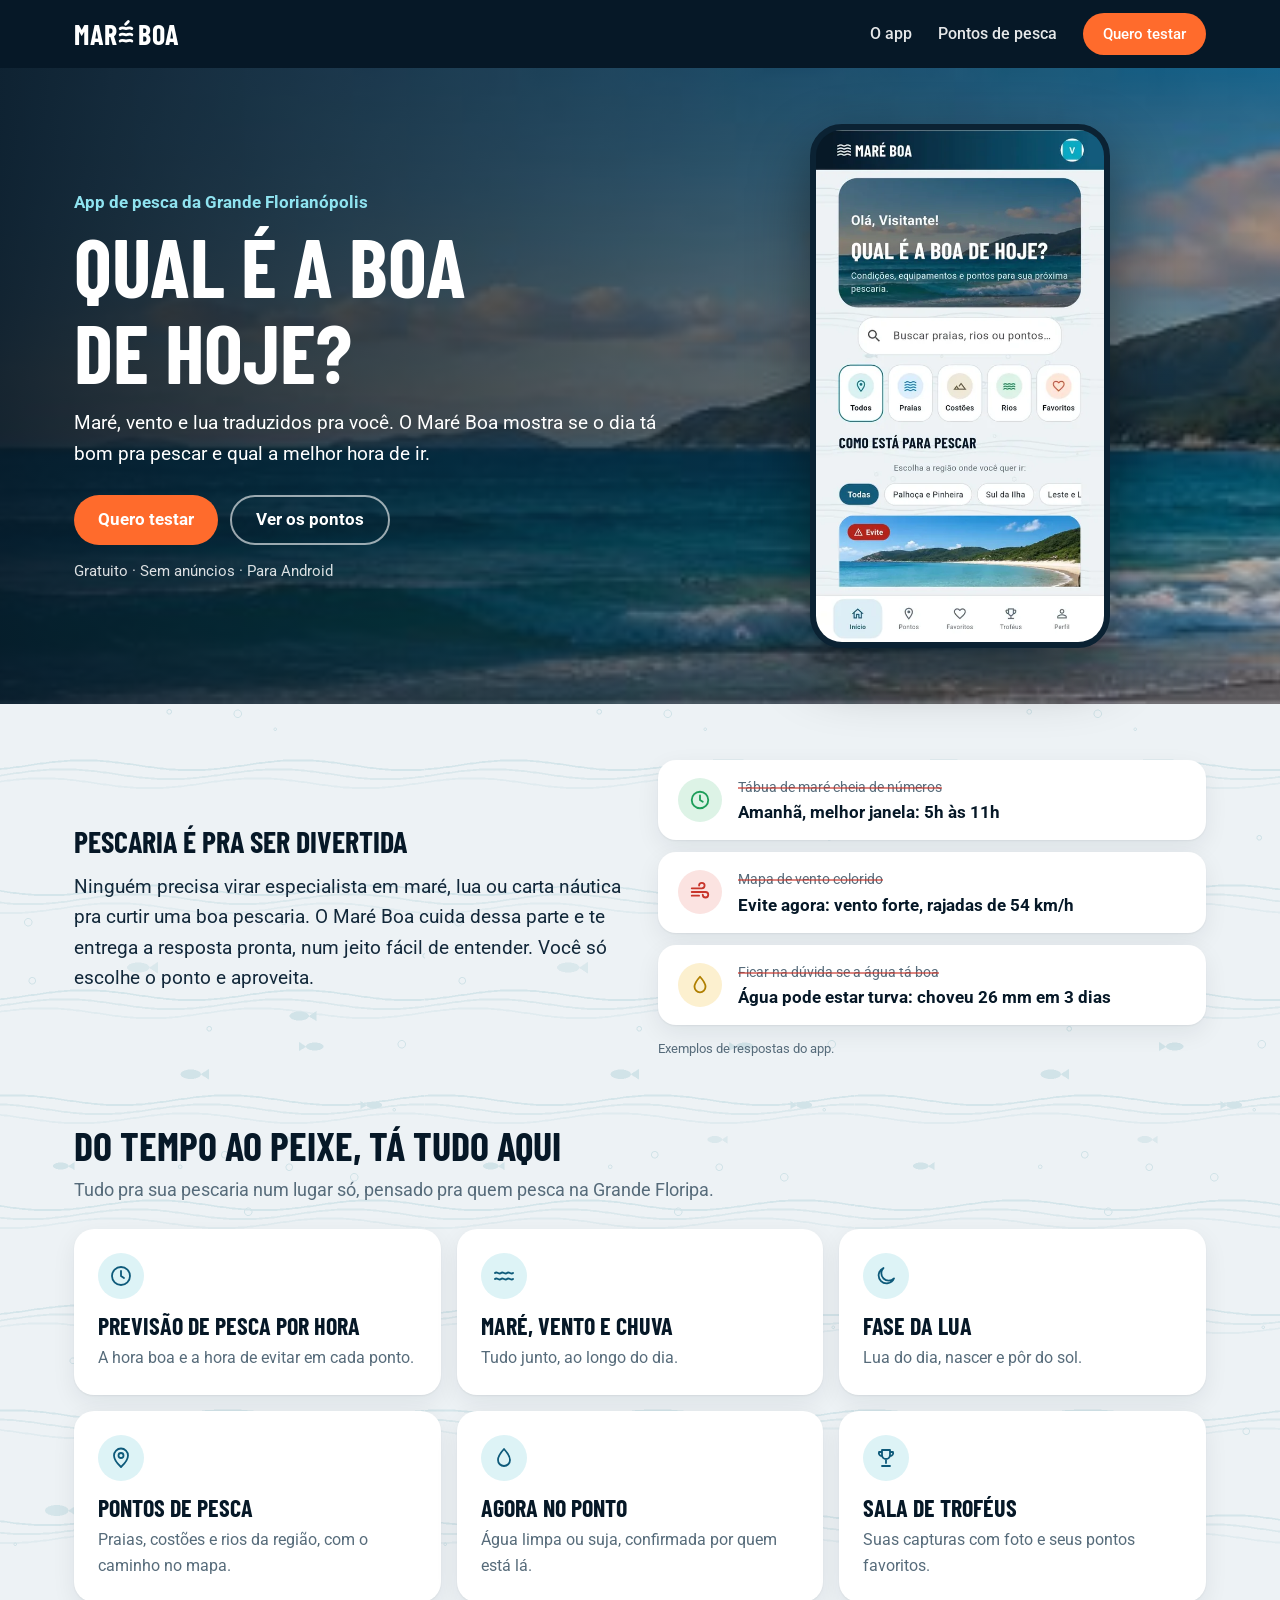
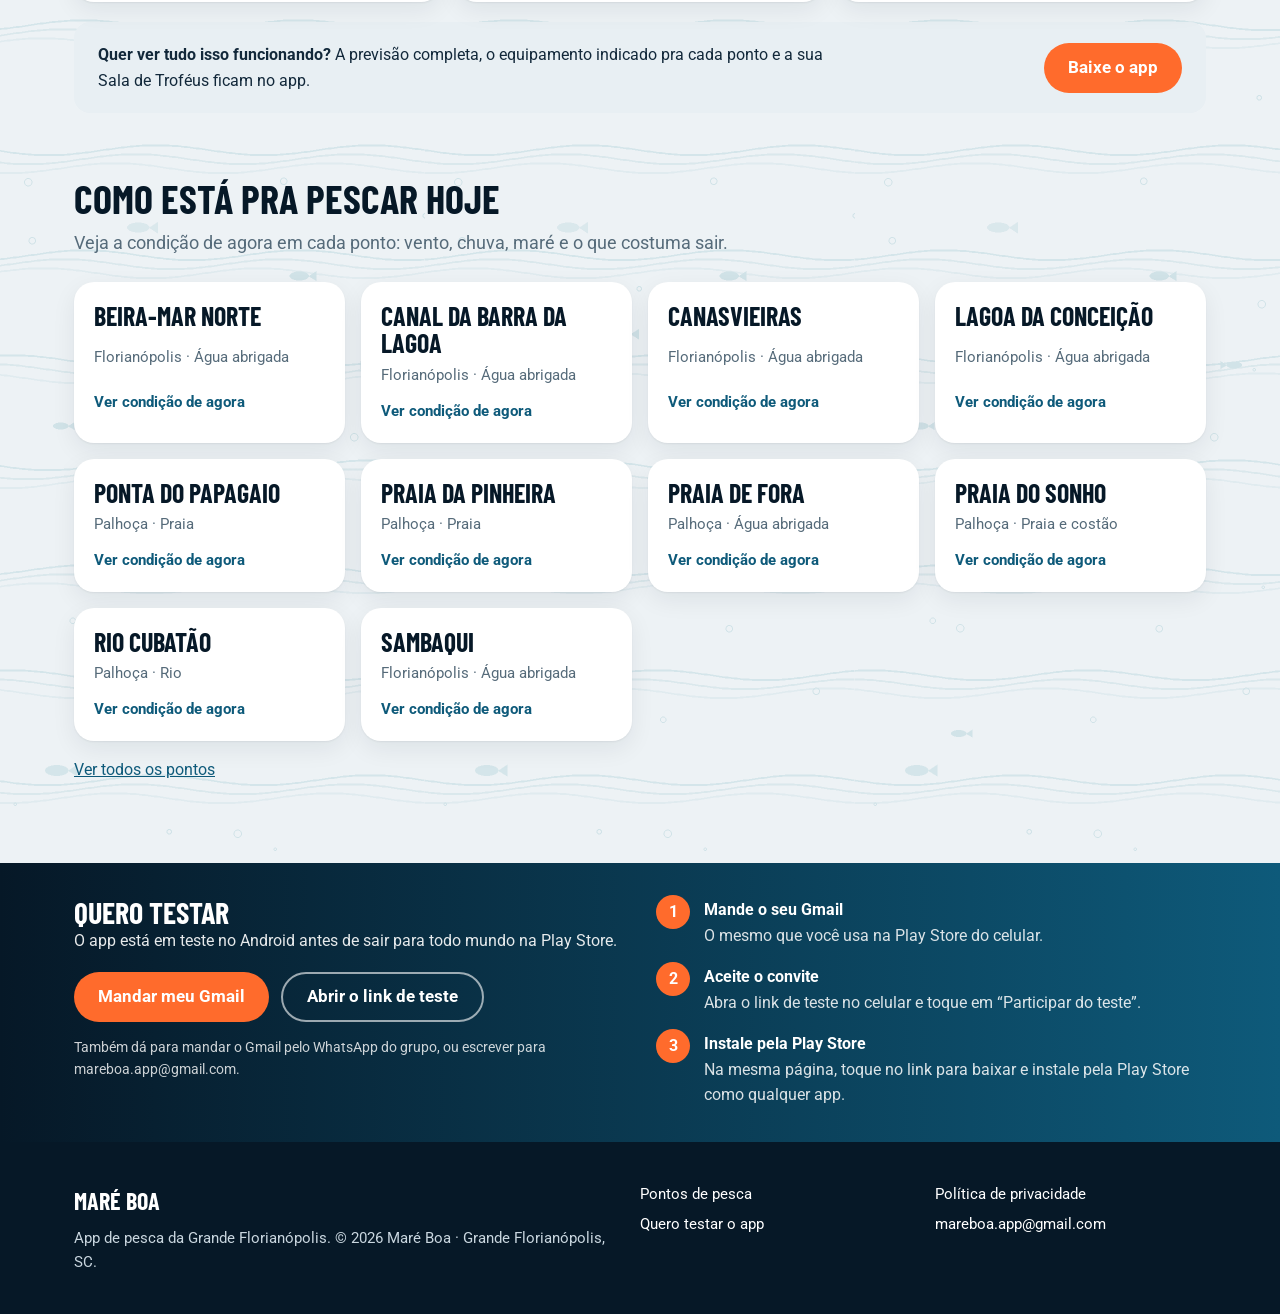
<file: index.html>
<!doctype html>
<html lang="pt-BR">
<head>
<meta charset="utf-8">
<meta name="viewport" content="width=device-width, initial-scale=1">
<title>Maré Boa · App de pesca da Grande Florianópolis</title>
<meta name="description" content="Pontos de pesca, vento, chuva, maré e lua hora a hora na Grande Florianópolis. App gratuito, sem anúncios.">
<link rel="canonical" href="https://mareboa.app.br/">
<meta name="theme-color" content="#061827">
<meta property="og:type" content="website">
<meta property="og:title" content="Maré Boa · Qual é a boa de hoje?">
<meta property="og:description" content="Pontos de pesca, vento, chuva, maré e lua hora a hora na Grande Florianópolis. Gratuito e sem anúncios.">
<meta property="og:image" content="https://mareboa.app.br/img/destaque.jpg">
<meta property="og:url" content="https://mareboa.app.br/">
<link rel="icon" href="favicon.png" type="image/png">
<link rel="apple-touch-icon" href="apple-touch-icon.png">
<script>
// Link de "redefinir senha" do e-mail chega aqui; manda para a página certa
(function () {
  var h = location.hash;
  if (/type=recovery/.test(h) || /error_code=/.test(h)) {
    location.replace("redefinir-senha/" + h);
  }
})();
</script>
<link rel="preconnect" href="https://fonts.googleapis.com">
<link rel="stylesheet" href="https://fonts.googleapis.com/css2?family=Barlow+Condensed:wght@600;700&family=Roboto:wght@400;500;700&display=swap">
<link rel="stylesheet" href="/pontos/pontos.css?v=4">
<style>
/* Página inicial: usa o mesmo estilo das páginas dos pontos (pontos/pontos.css) */
.home-hero .wrap { display: grid; grid-template-columns: minmax(0, 1.1fr) minmax(0, .9fr); gap: 40px; align-items: center; padding-top: 56px; padding-bottom: 56px; }
.home-hero h1 { max-width: 12ch; }
.phone { justify-self: center; width: min(300px, 100%); border-radius: 32px; border: 6px solid #0B2233; box-shadow: 0 24px 60px rgba(0,0,0,.45); overflow: hidden; background: #0B2233; }
.phone img { display: block; width: 100%; height: auto; }
.home-hero .btns { display: flex; flex-wrap: wrap; gap: 12px; margin-top: 26px; }
.home-hero .btn-ghost { border: 2px solid rgba(255,255,255,.6); color: #fff; }
.home-hero .facts-line { margin-top: 14px; font-size: 15px; opacity: .85; }
@media (max-width: 860px) { .home-hero .wrap { grid-template-columns: minmax(0, 1fr); padding-top: 30px; padding-bottom: 36px; } .phone { display: none; } }
.section { padding-top: 56px; padding-bottom: 8px; }
.section > h2 { font-size: clamp(30px, 4vw, 40px); }
.lead { color: var(--soft); font-size: 18px; max-width: 44rem; margin: -4px 0 24px; }
.features { display: grid; grid-template-columns: repeat(3, minmax(0, 1fr)); gap: 16px; }
.feature { background: var(--surface); border: 1px solid var(--border); border-radius: 16px; padding: 22px; }
.feature b { display: block; font-family: var(--title); font-size: 24px; line-height: 1.1; color: var(--primary-dark); text-transform: uppercase; margin-bottom: 6px; }
.feature span { color: var(--soft); }
@media (max-width: 900px) { .features { grid-template-columns: repeat(2, minmax(0, 1fr)); } }
@media (max-width: 560px) { .features { grid-template-columns: minmax(0, 1fr); } }


.band .testar { display: grid; grid-template-columns: minmax(0, 1fr) minmax(0, 1fr); gap: 32px; align-items: start; }
.testar h2 { color: #fff; }
.testar p { margin: 0 0 18px; opacity: .9; }
.steps { margin: 0; padding: 0; list-style: none; counter-reset: s; display: grid; gap: 16px; }
.steps li { position: relative; padding-left: 48px; counter-increment: s; }
.steps li::before { content: counter(s); position: absolute; left: 0; top: -2px; width: 34px; height: 34px; border-radius: 50%; background: var(--accent); color: #fff; font-weight: 700; display: grid; place-items: center; }
.steps b { display: block; }
.steps span { opacity: .85; }
.testar .btns { display: flex; flex-wrap: wrap; gap: 12px; margin-top: 8px; }
.testar .btn-ghost { border: 2px solid rgba(255,255,255,.6); color: #fff; }
.testar .note { font-size: 14px; opacity: .8; margin: 14px 0 0; }
@media (max-width: 860px) { .band .testar { grid-template-columns: minmax(0, 1fr); gap: 20px; } }

.trust { list-style: none; margin: 0; padding: 8px; display: grid; grid-template-columns: repeat(4, minmax(0, 1fr)); background: var(--surface); border-radius: 20px; box-shadow: 0 1px 2px rgba(6,24,39,.06), 0 8px 24px rgba(6,24,39,.07); }
.trust li { display: flex; gap: 12px; align-items: flex-start; padding: 16px; }
.trust li + li { border-left: 1px solid var(--border); }
.trust b { display: block; color: var(--primary-dark); font-size: 16px; }
.trust span { display: block; color: var(--soft); font-size: 14px; line-height: 1.45; margin-top: 2px; }
.ico.sm { width: 38px; height: 38px; margin: 0; flex: 0 0 auto; }
.ico.sm svg { width: 20px; height: 20px; }
@media (max-width: 900px) { .trust { grid-template-columns: repeat(2, minmax(0, 1fr)); } .trust li + li { border-left: 0; } .trust li:nth-child(n+3) { border-top: 1px solid var(--border); } .trust li:nth-child(even) { border-left: 1px solid var(--border); } }
@media (max-width: 560px) { .trust { grid-template-columns: minmax(0, 1fr); } .trust li:nth-child(even) { border-left: 0; } .trust li + li { border-top: 1px solid var(--border); } }
.safe { display: grid; grid-template-columns: repeat(4, minmax(0, 1fr)); gap: 16px; }
@media (max-width: 900px) { .safe { grid-template-columns: repeat(2, minmax(0, 1fr)); } }
@media (max-width: 560px) { .safe { grid-template-columns: minmax(0, 1fr); } }
.more { display: flex; flex-wrap: wrap; align-items: center; justify-content: space-between; gap: 16px; margin-top: 20px; padding: 20px 24px; border-radius: 16px; background: var(--surface-soft); }
.more p { margin: 0; max-width: 46rem; }

/* cards modernos: sem borda, sombra suave, ícone em círculo como no app */
.feature { border: 0; border-radius: 20px; padding: 24px; box-shadow: 0 1px 2px rgba(6,24,39,.06), 0 8px 24px rgba(6,24,39,.07); transition: transform .2s, box-shadow .2s; }
.feature:hover { transform: translateY(-3px); box-shadow: 0 2px 4px rgba(6,24,39,.06), 0 14px 32px rgba(6,24,39,.12); }
.ico { display: grid; place-items: center; width: 46px; height: 46px; border-radius: 50%; background: #DDF3F6; color: var(--primary); margin-bottom: 14px; }
.ico svg { width: 24px; height: 24px; }
@media (prefers-reduced-motion: reduce) { .feature, .feature:hover { transition: none; transform: none; } }

/* pescar não precisa ser difícil */
.pronto { display: grid; grid-template-columns: minmax(0, 1fr) minmax(0, 1fr); gap: 36px; align-items: center; }
.pronto .lead { margin: 0; font-size: 19px; color: var(--text); }
.vs { display: grid; gap: 12px; }
.vs-row { display: flex; gap: 16px; align-items: center; padding: 16px 20px; border-radius: 18px; background: var(--surface); box-shadow: 0 1px 2px rgba(6,24,39,.06), 0 8px 24px rgba(6,24,39,.07); }
.vs-row b { display: block; font-size: 17px; line-height: 1.35; color: var(--primary-dark); }
.vs-row s { display: block; font-size: 14px; color: var(--soft); text-decoration-color: rgba(200,53,43,.6); text-decoration-thickness: 1.5px; margin-bottom: 3px; }
.vs-ico { flex: 0 0 auto; display: grid; place-items: center; width: 44px; height: 44px; border-radius: 50%; }
.vs-ico svg { width: 22px; height: 22px; }
.vs-ico.ok { background: #DDF3E6; color: var(--ok); } .vs-ico.bad { background: #FBE3E1; color: var(--bad); } .vs-ico.warn { background: #FCF0CF; color: #B07F00; }
.vs-note { margin: 2px 0 0; font-size: 13px; color: var(--soft); }
@media (max-width: 860px) { .pronto { grid-template-columns: minmax(0, 1fr); gap: 22px; } }
</style>
</head>
<body>

<header class="bar"><div class="wrap">
  <a class="logo" href="/" aria-label="Maré Boa">MAR<svg class="e-onda" viewBox="0 0 18 22" fill="none" stroke="currentColor" stroke-width="3.6" stroke-linecap="round" aria-hidden="true"><path d="M8.5 -2.5 12 -6"/><path d="M1.5 3c2.6-2.2 5-.1 7.5 0s4.9-2.2 7.5 0M1.5 11c2.6-2.2 5-.1 7.5 0s4.9-2.2 7.5 0M1.5 19c2.6-2.2 5-.1 7.5 0s4.9-2.2 7.5 0"/></svg><span class="logo-boa">BOA</span></a>
  <nav class="menu"><a href="#app">O app</a><a href="/pontos/">Pontos de pesca</a><a class="btn btn-accent" href="#testar">Quero testar</a></nav>
</div></header>

<section class="hero home-hero"><div class="wrap">
  <div>
    <div class="where">App de pesca da Grande Florianópolis</div>
    <h1>Qual é a boa de hoje?</h1>
    <p>Maré, vento e lua traduzidos pra você. O Maré Boa mostra se o dia tá bom pra pescar e qual a melhor hora de ir.</p>
    <div class="btns">
      <a class="btn btn-accent" href="#testar">Quero testar</a>
      <a class="btn btn-ghost" href="/pontos/">Ver os pontos</a>
    </div>
    <p class="facts-line">Gratuito · Sem anúncios · Para Android</p>
  </div>
  <div class="phone"><img src="img/1-inicio.webp" alt="Tela inicial do app Maré Boa" width="540" height="960"></div>
</div></section>

<section class="wrap section" id="pronto">
  <div class="pronto">
    <div>
      <h2>Pescaria é pra ser divertida</h2>
      <p class="lead">Ninguém precisa virar especialista em maré, lua ou carta náutica pra curtir uma boa pescaria. O Maré Boa cuida dessa parte e te entrega a resposta pronta, num jeito fácil de entender. Você só escolhe o ponto e aproveita.</p>
    </div>
    <div class="vs">
      <div class="vs-row"><i class="vs-ico ok"><svg viewBox="0 0 24 24" fill="none" stroke="currentColor" stroke-width="2" stroke-linecap="round" stroke-linejoin="round" aria-hidden="true"><circle cx="12" cy="12" r="9"/><path d="M12 7v5l3 2"/></svg></i><div><s>Tábua de maré cheia de números</s><b>Amanhã, melhor janela: 5h às 11h</b></div></div>
      <div class="vs-row"><i class="vs-ico bad"><svg viewBox="0 0 24 24" fill="none" stroke="currentColor" stroke-width="2" stroke-linecap="round" stroke-linejoin="round" aria-hidden="true"><path d="M3 8h11a3 3 0 1 0-3-3M3 12h15a3 3 0 1 1-3 3M3 16h8"/></svg></i><div><s>Mapa de vento colorido</s><b>Evite agora: vento forte, rajadas de 54 km/h</b></div></div>
      <div class="vs-row"><i class="vs-ico warn"><svg viewBox="0 0 24 24" fill="none" stroke="currentColor" stroke-width="2" stroke-linecap="round" stroke-linejoin="round" aria-hidden="true"><path d="M12 3s6 6.5 6 11a6 6 0 0 1-12 0c0-4.5 6-11 6-11z"/></svg></i><div><s>Ficar na dúvida se a água tá boa</s><b>Água pode estar turva: choveu 26 mm em 3 dias</b></div></div>
      <p class="vs-note">Exemplos de respostas do app.</p>
    </div>
  </div>
</section>

<section class="wrap section" id="app">
  <h2>Do tempo ao peixe, tá tudo aqui</h2>
  <p class="lead">Tudo pra sua pescaria num lugar só, pensado pra quem pesca na Grande Floripa.</p>
  <div class="features">
    <div class="feature"><i class="ico"><svg viewBox="0 0 24 24" fill="none" stroke="currentColor" stroke-width="1.8" stroke-linecap="round" stroke-linejoin="round" aria-hidden="true"><circle cx="12" cy="12" r="9"/><path d="M12 7v5l3 2"/></svg></i><b>Previsão de pesca por hora</b><span>A hora boa e a hora de evitar em cada ponto.</span></div>
    <div class="feature"><i class="ico"><svg viewBox="0 0 24 24" fill="none" stroke="currentColor" stroke-width="1.8" stroke-linecap="round" stroke-linejoin="round" aria-hidden="true"><path d="M3 9c2-2 4 2 6 0s4 2 6 0 4 2 6 0M3 15c2-2 4 2 6 0s4 2 6 0 4 2 6 0"/></svg></i><b>Maré, vento e chuva</b><span>Tudo junto, ao longo do dia.</span></div>
    <div class="feature"><i class="ico"><svg viewBox="0 0 24 24" fill="none" stroke="currentColor" stroke-width="1.8" stroke-linecap="round" stroke-linejoin="round" aria-hidden="true"><path d="M20 14.5A8 8 0 1 1 9.5 4a6.5 6.5 0 0 0 10.5 10.5z"/></svg></i><b>Fase da lua</b><span>Lua do dia, nascer e pôr do sol.</span></div>
    <div class="feature"><i class="ico"><svg viewBox="0 0 24 24" fill="none" stroke="currentColor" stroke-width="1.8" stroke-linecap="round" stroke-linejoin="round" aria-hidden="true"><path d="M12 21s-7-6.5-7-11.5a7 7 0 0 1 14 0C19 14.5 12 21 12 21z"/><circle cx="12" cy="9.5" r="2.5"/></svg></i><b>Pontos de pesca</b><span>Praias, costões e rios da região, com o caminho no mapa.</span></div>
    <div class="feature"><i class="ico"><svg viewBox="0 0 24 24" fill="none" stroke="currentColor" stroke-width="1.8" stroke-linecap="round" stroke-linejoin="round" aria-hidden="true"><path d="M12 3s6 6.5 6 11a6 6 0 0 1-12 0c0-4.5 6-11 6-11z"/></svg></i><b>Agora no ponto</b><span>Água limpa ou suja, confirmada por quem está lá.</span></div>
    <div class="feature"><i class="ico"><svg viewBox="0 0 24 24" fill="none" stroke="currentColor" stroke-width="1.8" stroke-linecap="round" stroke-linejoin="round" aria-hidden="true"><path d="M8 4h8v5a4 4 0 0 1-8 0V4zM8 6H5a3 3 0 0 0 3 4M16 6h3a3 3 0 0 1-3 4M12 13v4M8 20h8"/></svg></i><b>Sala de Troféus</b><span>Suas capturas com foto e seus pontos favoritos.</span></div>
  </div>
  <div class="more">
    <p><b>Quer ver tudo isso funcionando?</b> A previsão completa, o equipamento indicado pra cada ponto e a sua Sala de Troféus ficam no app.</p>
    <a class="btn btn-accent" href="#testar">Baixe o app</a>
  </div>
</section>

<section class="wrap section" id="pontos">
  <h2>Como está pra pescar hoje</h2>
  <p class="lead">Veja a condição de agora em cada ponto: vento, chuva, maré e o que costuma sair.</p>
  <div class="cards">
<!-- pontos:inicio -->
    <a class="pcard" href="/pontos/beira-mar-norte/"><strong>Beira-mar Norte</strong><span>Florianópolis · Água abrigada</span><em>Ver condição de agora</em></a>
    <a class="pcard" href="/pontos/canal-da-barra-da-lagoa/"><strong>Canal da Barra da Lagoa</strong><span>Florianópolis · Água abrigada</span><em>Ver condição de agora</em></a>
    <a class="pcard" href="/pontos/canasvieiras/"><strong>Canasvieiras</strong><span>Florianópolis · Água abrigada</span><em>Ver condição de agora</em></a>
    <a class="pcard" href="/pontos/lagoa-da-conceicao/"><strong>Lagoa da Conceição</strong><span>Florianópolis · Água abrigada</span><em>Ver condição de agora</em></a>
    <a class="pcard" href="/pontos/ponta-do-papagaio/"><strong>Ponta do Papagaio</strong><span>Palhoça · Praia</span><em>Ver condição de agora</em></a>
    <a class="pcard" href="/pontos/praia-da-pinheira/"><strong>Praia da Pinheira</strong><span>Palhoça · Praia</span><em>Ver condição de agora</em></a>
    <a class="pcard" href="/pontos/praia-de-fora/"><strong>Praia de Fora</strong><span>Palhoça · Água abrigada</span><em>Ver condição de agora</em></a>
    <a class="pcard" href="/pontos/praia-do-sonho/"><strong>Praia do Sonho</strong><span>Palhoça · Praia e costão</span><em>Ver condição de agora</em></a>
    <a class="pcard" href="/pontos/rio-cubatao/"><strong>Rio Cubatão</strong><span>Palhoça · Rio</span><em>Ver condição de agora</em></a>
    <a class="pcard" href="/pontos/sambaqui/"><strong>Sambaqui</strong><span>Florianópolis · Água abrigada</span><em>Ver condição de agora</em></a>
<!-- pontos:fim -->
  </div>
  <p><a href="/pontos/">Ver todos os pontos</a></p>
</section>

<section class="band section-band" id="testar" style="margin-top:56px"><div class="wrap testar">
  <div>
    <h2>Quero testar</h2>
    <p>O app está em teste no Android antes de sair para todo mundo na Play Store.</p>
    <div class="btns">
      <a class="btn btn-accent" href="mailto:mareboa.app@gmail.com?subject=Quero%20testar%20o%20Mar%C3%A9%20Boa&amp;body=Oi!%20Quero%20testar%20o%20Mar%C3%A9%20Boa.%20Meu%20Gmail%20%C3%A9%3A%20">Mandar meu Gmail</a>
      <a class="btn btn-ghost" href="https://play.google.com/apps/testing/io.github.geaninesilva.mare_boa">Abrir o link de teste</a>
    </div>
    <p class="note">Também dá para mandar o Gmail pelo WhatsApp do grupo, ou escrever para mareboa.app@gmail.com.</p>
  </div>
  <ol class="steps">
    <li><b>Mande o seu Gmail</b><span>O mesmo que você usa na Play Store do celular.</span></li>
    <li><b>Aceite o convite</b><span>Abra o link de teste no celular e toque em “Participar do teste”.</span></li>
    <li><b>Instale pela Play Store</b><span>Na mesma página, toque no link para baixar e instale pela Play Store como qualquer app.</span></li>
  </ol>
</div></section>

<footer><div class="wrap">
  <div><strong>MARÉ BOA</strong><p>App de pesca da Grande Florianópolis. © 2026 Maré Boa · Grande Florianópolis, SC.</p></div>
  <div><a href="/pontos/">Pontos de pesca</a><a href="#testar">Quero testar o app</a></div>
  <div><a href="privacidade/">Política de privacidade</a><a href="mailto:mareboa.app@gmail.com">mareboa.app@gmail.com</a></div>
</div></footer>

</body>
</html>
</file>
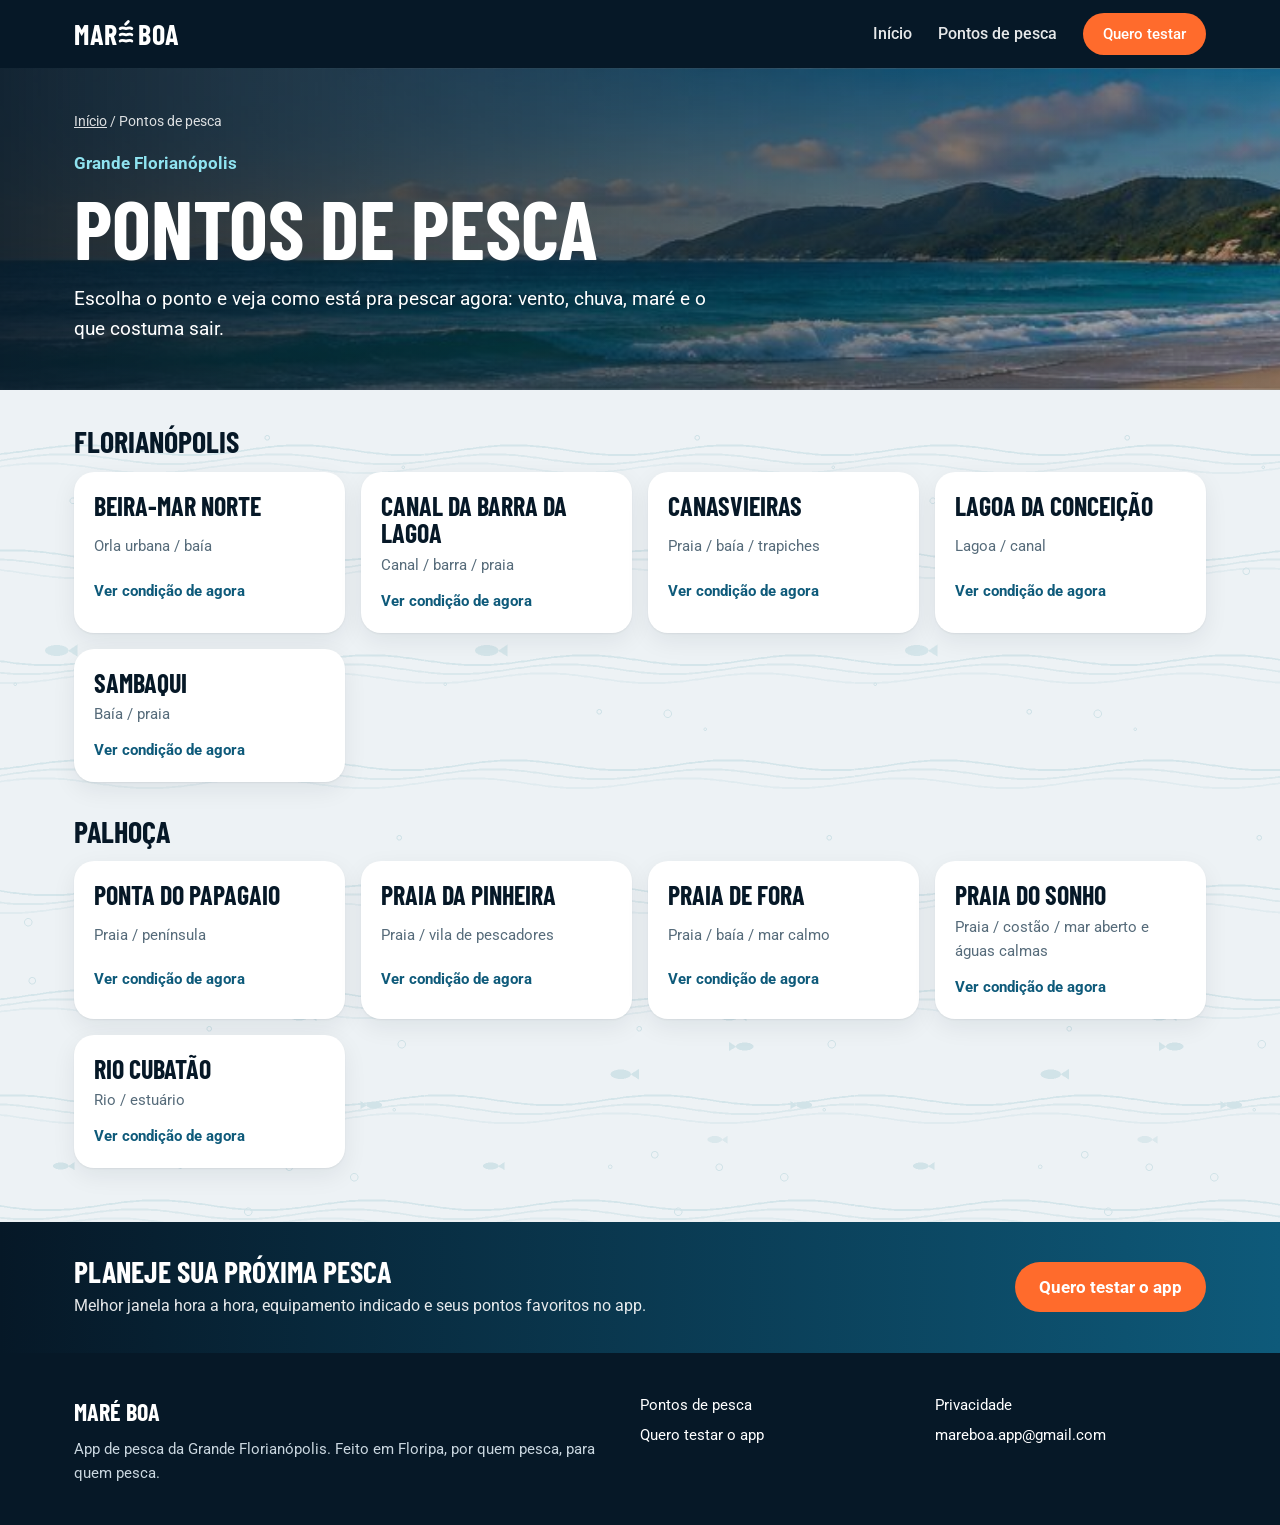
<file: pontos/index.html>
<!doctype html>
<html lang="pt-BR">
<head>
<meta charset="utf-8">
<meta name="viewport" content="width=device-width, initial-scale=1">
<title>Pontos de pesca na Grande Florianópolis: previsão, maré e vento | Maré Boa</title>
<meta name="description" content="Pontos de pesca em Florianópolis, Palhoça e região, com a condição de agora: vento, chuva, maré e o que costuma sair em cada lugar.">
<link rel="canonical" href="https://mareboa.app.br/pontos/">
<meta name="theme-color" content="#061827">
<meta property="og:type" content="website">
<meta property="og:title" content="Pontos de pesca na Grande Florianópolis: previsão, maré e vento | Maré Boa">
<meta property="og:description" content="Pontos de pesca em Florianópolis, Palhoça e região, com a condição de agora: vento, chuva, maré e o que costuma sair em cada lugar.">
<meta property="og:image" content="https://mareboa.app.br/img/destaque.jpg">
<meta property="og:url" content="https://mareboa.app.br/pontos/">
<link rel="icon" href="/favicon.png" type="image/png">
<link rel="apple-touch-icon" href="/apple-touch-icon.png">
<link rel="preconnect" href="https://fonts.googleapis.com">
<link rel="stylesheet" href="https://fonts.googleapis.com/css2?family=Barlow+Condensed:wght@600;700&family=Roboto:wght@400;500;700&display=swap">
<link rel="stylesheet" href="/pontos/pontos.css?v=4">
</head>
<body>
<header class="bar"><div class="wrap">
  <a class="logo" href="/" aria-label="Maré Boa">MAR<svg class="e-onda" viewBox="0 0 18 22" fill="none" stroke="currentColor" stroke-width="3.6" stroke-linecap="round" aria-hidden="true"><path d="M8.5 -2.5 12 -6"/><path d="M1.5 3c2.6-2.2 5-.1 7.5 0s4.9-2.2 7.5 0M1.5 11c2.6-2.2 5-.1 7.5 0s4.9-2.2 7.5 0M1.5 19c2.6-2.2 5-.1 7.5 0s4.9-2.2 7.5 0"/></svg><span class="logo-boa">BOA</span></a>
  <nav class="menu"><a href="/">Início</a><a href="/pontos/">Pontos de pesca</a><a class="btn btn-accent" href="/#testar">Quero testar</a></nav>
</div></header>
<section class="hero"><div class="wrap">
  <nav class="crumbs"><a href="/">Início</a> / Pontos de pesca</nav>
  <div class="where">Grande Florianópolis</div>
  <h1>Pontos de pesca</h1>
  <p>Escolha o ponto e veja como está pra pescar agora: vento, chuva, maré e o que costuma sair.</p>
</div></section>
<main class="wrap" style="padding-top:36px;padding-bottom:20px">
  <section class="cidade">
    <h2>Florianópolis</h2>
    <div class="cards">
      <a class="pcard" href="/pontos/beira-mar-norte/"><strong>Beira-mar Norte</strong><span>Orla urbana / baía</span><em>Ver condição de agora</em></a>
      <a class="pcard" href="/pontos/canal-da-barra-da-lagoa/"><strong>Canal da Barra da Lagoa</strong><span>Canal / barra / praia</span><em>Ver condição de agora</em></a>
      <a class="pcard" href="/pontos/canasvieiras/"><strong>Canasvieiras</strong><span>Praia / baía / trapiches</span><em>Ver condição de agora</em></a>
      <a class="pcard" href="/pontos/lagoa-da-conceicao/"><strong>Lagoa da Conceição</strong><span>Lagoa / canal</span><em>Ver condição de agora</em></a>
      <a class="pcard" href="/pontos/sambaqui/"><strong>Sambaqui</strong><span>Baía / praia</span><em>Ver condição de agora</em></a>
    </div>
  </section>
  <section class="cidade">
    <h2>Palhoça</h2>
    <div class="cards">
      <a class="pcard" href="/pontos/ponta-do-papagaio/"><strong>Ponta do Papagaio</strong><span>Praia / península</span><em>Ver condição de agora</em></a>
      <a class="pcard" href="/pontos/praia-da-pinheira/"><strong>Praia da Pinheira</strong><span>Praia / vila de pescadores</span><em>Ver condição de agora</em></a>
      <a class="pcard" href="/pontos/praia-de-fora/"><strong>Praia de Fora</strong><span>Praia / baía / mar calmo</span><em>Ver condição de agora</em></a>
      <a class="pcard" href="/pontos/praia-do-sonho/"><strong>Praia do Sonho</strong><span>Praia / costão / mar aberto e águas calmas</span><em>Ver condição de agora</em></a>
      <a class="pcard" href="/pontos/rio-cubatao/"><strong>Rio Cubatão</strong><span>Rio / estuário</span><em>Ver condição de agora</em></a>
    </div>
  </section>
</main>
<section class="band"><div class="wrap">
  <div><h2>Planeje sua próxima pesca</h2><p>Melhor janela hora a hora, equipamento indicado e seus pontos favoritos no app.</p></div>
  <a class="btn btn-accent" href="/#testar">Quero testar o app</a>
</div></section>
<footer><div class="wrap">
  <div><strong>MARÉ BOA</strong><p>App de pesca da Grande Florianópolis. Feito em Floripa, por quem pesca, para quem pesca.</p></div>
  <div><a href="/pontos/">Pontos de pesca</a><a href="/#testar">Quero testar o app</a></div>
  <div><a href="/privacidade/">Privacidade</a><a href="mailto:mareboa.app@gmail.com">mareboa.app@gmail.com</a></div>
</div></footer>
</body>
</html>
</file>
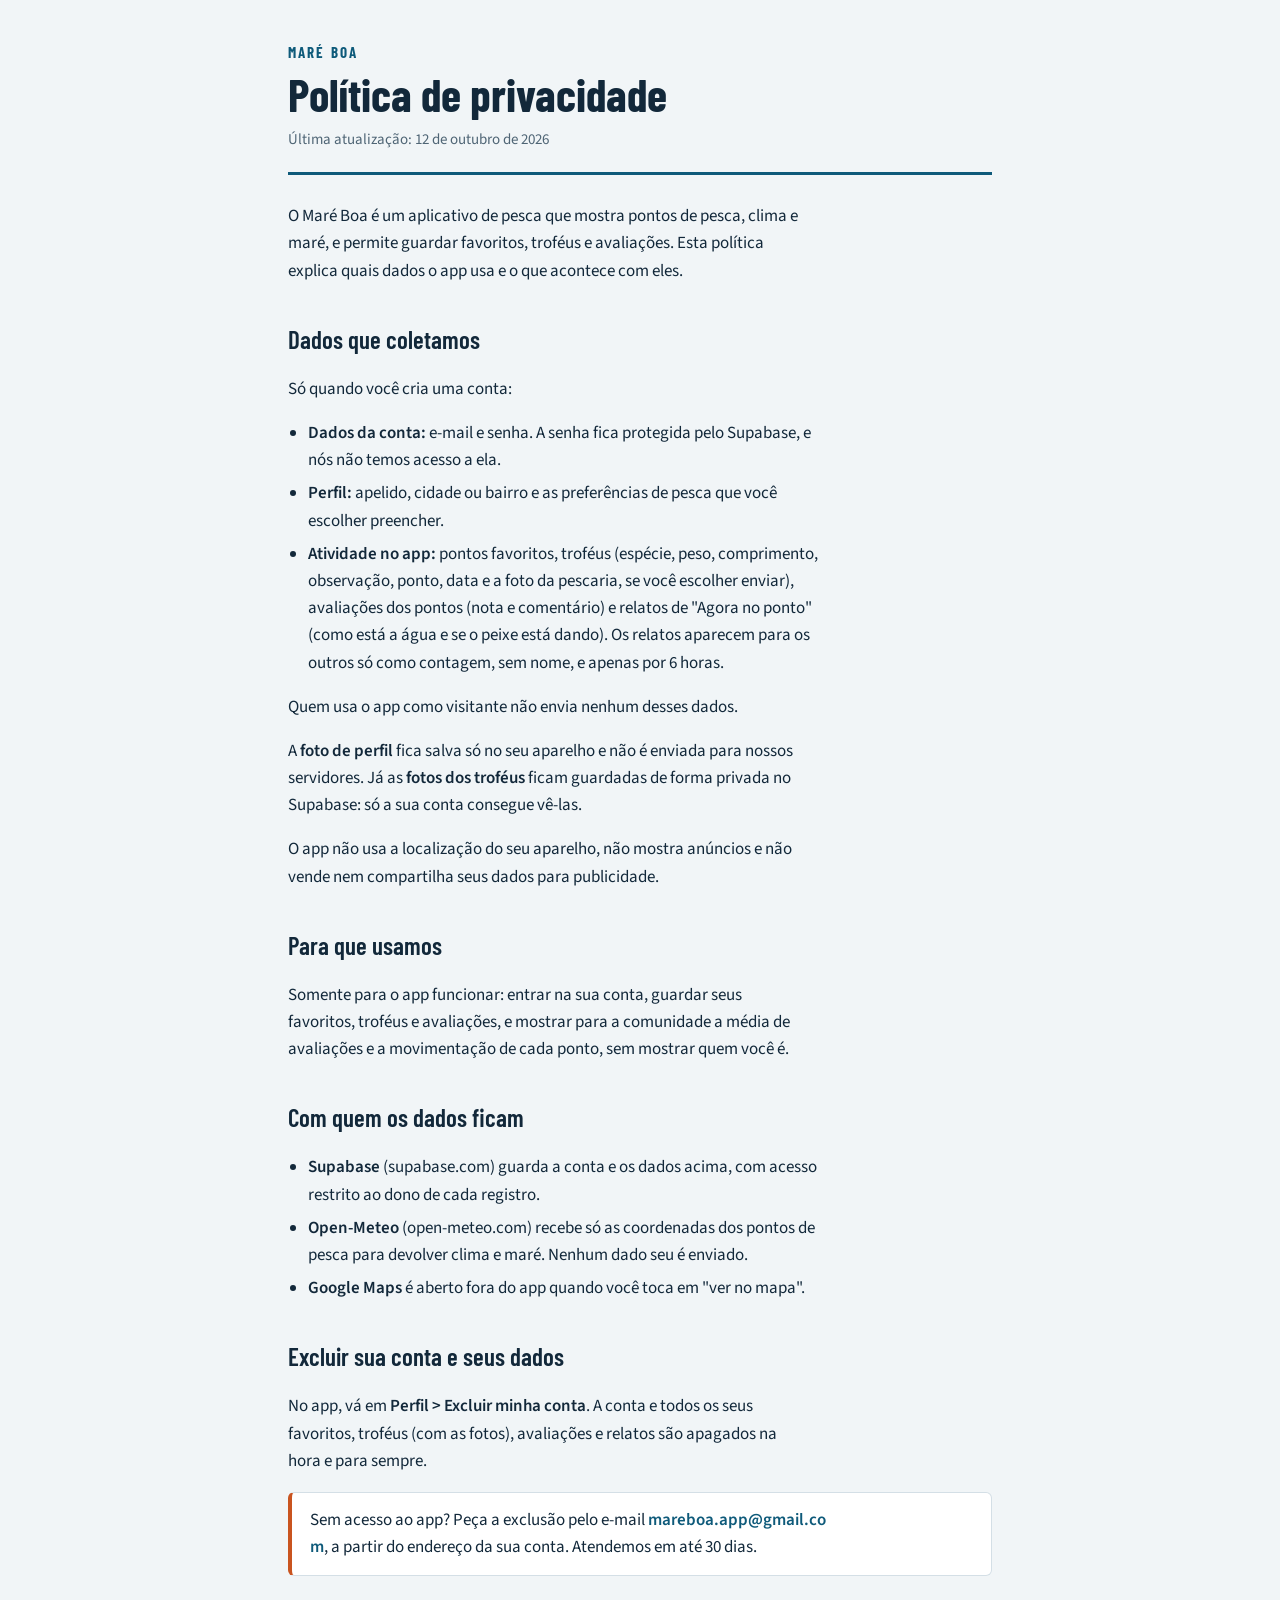
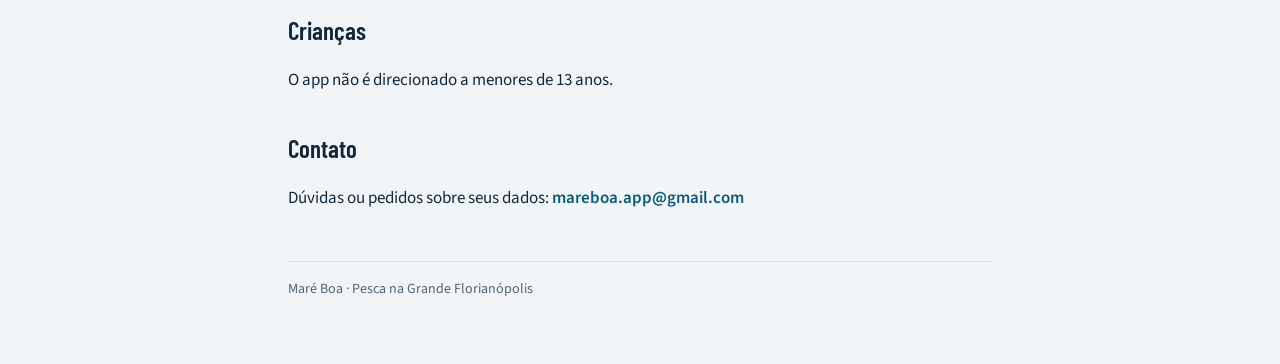
<file: privacidade/index.html>
<!doctype html>
<html lang="pt-BR">
<head>
<meta charset="utf-8">
<meta name="viewport" content="width=device-width, initial-scale=1">
<title>Maré Boa · Política de privacidade</title>
<link rel="preconnect" href="https://fonts.googleapis.com">
<link rel="stylesheet" href="https://fonts.googleapis.com/css2?family=Barlow+Condensed:wght@600;700&family=Source+Sans+3:wght@400;600&display=swap">
<style>
/* Layout: uma coluna de leitura, faixa de título com a onda da marca */
:root {
  --bg: #F1F5F7;
  --surface: #FFFFFF;
  --fg: #12283A;
  --soft: #4F6575;
  --line: #D4DFE6;
  --brand: #0E5A7A;
  --accent: #C9541F;
  --display: "Barlow Condensed", "Arial Narrow", sans-serif;
  --body: "Source Sans 3", "Segoe UI", system-ui, sans-serif;
}
@media (prefers-color-scheme: dark) {
  :root:not([data-theme="light"]) {
    --bg: #071A28; --surface: #0C2536; --fg: #E3EDF2; --soft: #9DB3C1;
    --line: #1E3E52; --brand: #4CC3D6; --accent: #FF8A57; color-scheme: dark;
  }
}
:root[data-theme="dark"] {
  --bg: #071A28; --surface: #0C2536; --fg: #E3EDF2; --soft: #9DB3C1;
  --line: #1E3E52; --brand: #4CC3D6; --accent: #FF8A57; color-scheme: dark;
}
body { margin: 0;  background: var(--bg); color: var(--fg); font-family: var(--body); font-size: 17px; line-height: 1.6; }
.wrap { max-width: 44rem; margin: 0 auto; padding: 0 16px; padding-block: 40px 64px; }
header { border-bottom: 3px solid var(--brand); padding-bottom: 20px; margin-bottom: 28px; }
.app { font-family: var(--display); font-weight: 700; font-size: 15px; letter-spacing: .14em; text-transform: uppercase; color: var(--brand); }
h1 { font-family: var(--display); font-weight: 700; font-size: clamp(34px, 7vw, 46px); line-height: 1.05; margin: 6px 0 10px; text-wrap: balance; }
.date { color: var(--soft); font-size: 15px; margin: 0; }
h2 { font-family: var(--display); font-weight: 600; font-size: 25px; margin: 34px 0 8px; color: var(--fg); text-wrap: balance; }
p, li { max-width: 65ch; }
ul { padding-left: 1.2em; display: grid; gap: 6px; }
strong { font-weight: 600; }
.box { background: var(--surface); border: 1px solid var(--line); border-left: 4px solid var(--accent); border-radius: 6px; padding: 14px 18px; margin-top: 10px; }
.box p { margin: 0; }
.mail { font-weight: 600; color: var(--brand); user-select: all; word-break: break-all; }
a { color: var(--brand); }
footer { margin-top: 48px; padding-top: 16px; border-top: 1px solid var(--line); color: var(--soft); font-size: 14px; }
</style>
</head>
<body>

<div class="wrap">
  <header>
    <div class="app">Maré Boa</div>
    <h1>Política de privacidade</h1>
    <p class="date">Última atualização: 12 de outubro de 2026</p>
  </header>

  <p>O Maré Boa é um aplicativo de pesca que mostra pontos de pesca, clima e maré, e permite guardar favoritos, troféus e avaliações. Esta política explica quais dados o app usa e o que acontece com eles.</p>

  <h2>Dados que coletamos</h2>
  <p>Só quando você cria uma conta:</p>
  <ul>
    <li><strong>Dados da conta:</strong> e-mail e senha. A senha fica protegida pelo Supabase, e nós não temos acesso a ela.</li>
    <li><strong>Perfil:</strong> apelido, cidade ou bairro e as preferências de pesca que você escolher preencher.</li>
    <li><strong>Atividade no app:</strong> pontos favoritos, troféus (espécie, peso, comprimento, observação, ponto, data e a foto da pescaria, se você escolher enviar), avaliações dos pontos (nota e comentário) e relatos de "Agora no ponto" (como está a água e se o peixe está dando). Os relatos aparecem para os outros só como contagem, sem nome, e apenas por 6 horas.</li>
  </ul>
  <p>Quem usa o app como visitante não envia nenhum desses dados.</p>
  <p>A <strong>foto de perfil</strong> fica salva só no seu aparelho e não é enviada para nossos servidores. Já as <strong>fotos dos troféus</strong> ficam guardadas de forma privada no Supabase: só a sua conta consegue vê-las.</p>
  <p>O app não usa a localização do seu aparelho, não mostra anúncios e não vende nem compartilha seus dados para publicidade.</p>

  <h2>Para que usamos</h2>
  <p>Somente para o app funcionar: entrar na sua conta, guardar seus favoritos, troféus e avaliações, e mostrar para a comunidade a média de avaliações e a movimentação de cada ponto, sem mostrar quem você é.</p>

  <h2>Com quem os dados ficam</h2>
  <ul>
    <li><strong>Supabase</strong> (supabase.com) guarda a conta e os dados acima, com acesso restrito ao dono de cada registro.</li>
    <li><strong>Open-Meteo</strong> (open-meteo.com) recebe só as coordenadas dos pontos de pesca para devolver clima e maré. Nenhum dado seu é enviado.</li>
    <li><strong>Google Maps</strong> é aberto fora do app quando você toca em "ver no mapa".</li>
  </ul>

  <h2>Excluir sua conta e seus dados</h2>
  <p>No app, vá em <strong>Perfil &gt; Excluir minha conta</strong>. A conta e todos os seus favoritos, troféus (com as fotos), avaliações e relatos são apagados na hora e para sempre.</p>
  <div class="box">
    <p>Sem acesso ao app? Peça a exclusão pelo e-mail <span class="mail">mareboa.app@gmail.com</span>, a partir do endereço da sua conta. Atendemos em até 30 dias.</p>
  </div>

  <h2>Crianças</h2>
  <p>O app não é direcionado a menores de 13 anos.</p>

  <h2>Contato</h2>
  <p>Dúvidas ou pedidos sobre seus dados: <span class="mail">mareboa.app@gmail.com</span></p>

  <footer>Maré Boa · Pesca na Grande Florianópolis</footer>
</div>
</body>
</html>
</file>
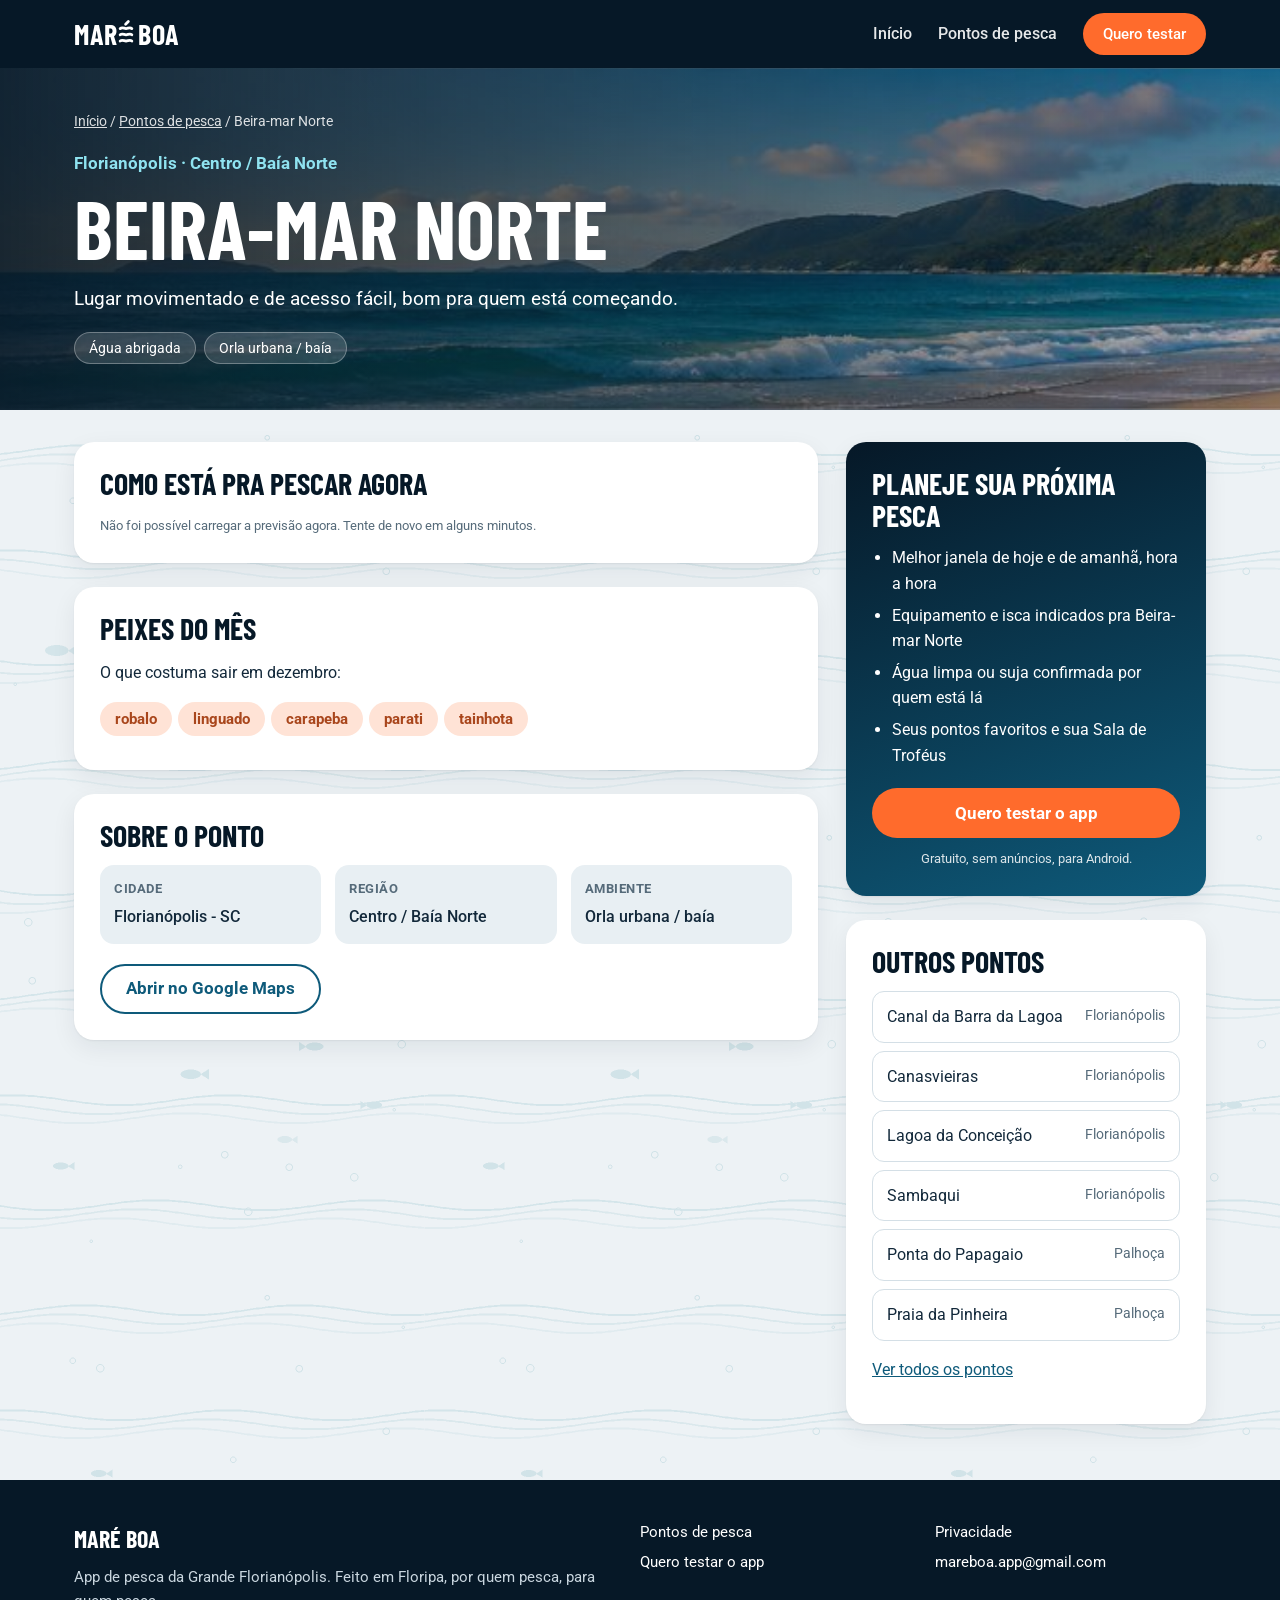
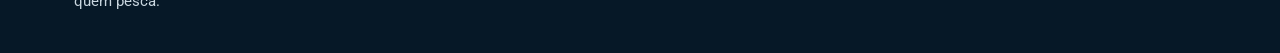
<file: pontos/beira-mar-norte/index.html>
<!doctype html>
<html lang="pt-BR">
<head>
<meta charset="utf-8">
<meta name="viewport" content="width=device-width, initial-scale=1">
<title>Beira-mar Norte (Florianópolis): previsão de pesca, maré e vento hoje | Maré Boa</title>
<meta name="description" content="Como está pra pescar em Beira-mar Norte, Florianópolis: nota do dia, vento, chuva, maré e o que costuma sair em novembro. Atualizado a cada visita.">
<link rel="canonical" href="https://mareboa.app.br/pontos/beira-mar-norte/">
<meta name="theme-color" content="#061827">
<meta property="og:type" content="website">
<meta property="og:title" content="Beira-mar Norte (Florianópolis): previsão de pesca, maré e vento hoje | Maré Boa">
<meta property="og:description" content="Como está pra pescar em Beira-mar Norte, Florianópolis: nota do dia, vento, chuva, maré e o que costuma sair em novembro. Atualizado a cada visita.">
<meta property="og:image" content="https://mareboa.app.br/img/destaque.jpg">
<meta property="og:url" content="https://mareboa.app.br/pontos/beira-mar-norte/">
<link rel="icon" href="/favicon.png" type="image/png">
<link rel="apple-touch-icon" href="/apple-touch-icon.png">
<link rel="preconnect" href="https://fonts.googleapis.com">
<link rel="stylesheet" href="https://fonts.googleapis.com/css2?family=Barlow+Condensed:wght@600;700&family=Roboto:wght@400;500;700&display=swap">
<link rel="stylesheet" href="/pontos/pontos.css?v=4">
<script type="application/ld+json">{"@context": "https://schema.org", "@type": "Place", "name": "Beira-mar Norte", "address": {"@type": "PostalAddress", "addressLocality": "Florianópolis", "addressRegion": "SC", "addressCountry": "BR"}, "geo": {"@type": "GeoCoordinates", "latitude": -27.57861, "longitude": -48.52414}, "url": "https://mareboa.app.br/pontos/beira-mar-norte/"}</script>
</head>
<body>
<header class="bar"><div class="wrap">
  <a class="logo" href="/" aria-label="Maré Boa">MAR<svg class="e-onda" viewBox="0 0 18 22" fill="none" stroke="currentColor" stroke-width="3.6" stroke-linecap="round" aria-hidden="true"><path d="M8.5 -2.5 12 -6"/><path d="M1.5 3c2.6-2.2 5-.1 7.5 0s4.9-2.2 7.5 0M1.5 11c2.6-2.2 5-.1 7.5 0s4.9-2.2 7.5 0M1.5 19c2.6-2.2 5-.1 7.5 0s4.9-2.2 7.5 0"/></svg><span class="logo-boa">BOA</span></a>
  <nav class="menu"><a href="/">Início</a><a href="/pontos/">Pontos de pesca</a><a class="btn btn-accent" href="/#testar">Quero testar</a></nav>
</div></header>
<section class="hero"><div class="wrap">
  <nav class="crumbs"><a href="/">Início</a> / <a href="/pontos/">Pontos de pesca</a> / Beira-mar Norte</nav>
  <div class="where">Florianópolis · Centro / Baía Norte</div>
  <h1>Beira-mar Norte</h1>
  <p>Lugar movimentado e de acesso fácil, bom pra quem está começando.</p>
  <div class="pills"><span class="pill">Água abrigada</span><span class="pill">Orla urbana / baía</span></div>
</div></section>

<div class="wrap page">
  <main class="main">
    <section class="card o1">
      <h2>Como está pra pescar agora</h2>
      <div id="condicao"><p class="loading">Carregando a previsão de Beira-mar Norte...</p></div>
    </section>

    <section class="card o3">
      <h2>Peixes do mês</h2>
      <div id="peixes"><p>O que costuma sair em novembro:</p><span class="chip">corvina</span><span class="chip">robalo</span><span class="chip">linguado</span><span class="chip">carapeba</span><span class="chip">parati</span><span class="chip">tainhota</span></div>
    </section>

    <section class="card o4">
      <h2>Sobre o ponto</h2>
      <dl class="facts">
        <div><dt>Cidade</dt><dd>Florianópolis - SC</dd></div>
        <div><dt>Região</dt><dd>Centro / Baía Norte</dd></div>
        <div><dt>Ambiente</dt><dd>Orla urbana / baía</dd></div>
      </dl>
      <a class="btn btn-line" href="https://www.google.com/maps/search/?api=1&amp;query=Beira-mar+Norte+Florianópolis+SC" target="_blank" rel="noopener">Abrir no Google Maps</a>
    </section>
  </main>

  <aside class="side">
    <section class="card cta o2">
    <h2>Planeje sua próxima pesca</h2>
    <ul>
      <li>Melhor janela de hoje e de amanhã, hora a hora</li>
      <li>Equipamento e isca indicados pra Beira-mar Norte</li>
      <li>Água limpa ou suja confirmada por quem está lá</li>
      <li>Seus pontos favoritos e sua Sala de Troféus</li>
    </ul>
    <a class="btn btn-accent" href="/#testar">Quero testar o app</a>
    <small>Gratuito, sem anúncios, para Android.</small>
  </section>
    <section class="card o5">
      <h2>Outros pontos</h2>
      <ul class="others">
      <li><a href="/pontos/canal-da-barra-da-lagoa/">Canal da Barra da Lagoa <span>Florianópolis</span></a></li>
      <li><a href="/pontos/canasvieiras/">Canasvieiras <span>Florianópolis</span></a></li>
      <li><a href="/pontos/lagoa-da-conceicao/">Lagoa da Conceição <span>Florianópolis</span></a></li>
      <li><a href="/pontos/sambaqui/">Sambaqui <span>Florianópolis</span></a></li>
      <li><a href="/pontos/ponta-do-papagaio/">Ponta do Papagaio <span>Palhoça</span></a></li>
      <li><a href="/pontos/praia-da-pinheira/">Praia da Pinheira <span>Palhoça</span></a></li>
      </ul>
      <p><a href="/pontos/">Ver todos os pontos</a></p>
    </section>
  </aside>
</div>
<script src="/pontos/condicoes.js?v=3"></script>
<script>
  MareBoa.mostrar(document.getElementById("condicao"), -27.57861, -48.52414, "lagoa_canal");
  MareBoa.peixesDoMes(document.getElementById("peixes"), {"1": "robalo; linguado; carapeba; parati; tainhota", "2": "robalo; linguado; carapeba; parati; tainhota", "3": "robalo; linguado; carapeba; parati", "4": "robalo; parati; carapicu; linguado", "5": "tainha; tainhota; parati; carapicu; robalo", "6": "tainha; tainhota; parati; carapicu; robalo", "7": "tainha; tainhota; parati; carapicu", "8": "tainhota; parati; carapicu; robalo", "9": "robalo; linguado; parati; carapeba", "10": "corvina; robalo; linguado; carapeba; parati", "11": "corvina; robalo; linguado; carapeba; parati; tainhota", "12": "robalo; linguado; carapeba; parati; tainhota"});
</script>
<footer><div class="wrap">
  <div><strong>MARÉ BOA</strong><p>App de pesca da Grande Florianópolis. Feito em Floripa, por quem pesca, para quem pesca.</p></div>
  <div><a href="/pontos/">Pontos de pesca</a><a href="/#testar">Quero testar o app</a></div>
  <div><a href="/privacidade/">Privacidade</a><a href="mailto:mareboa.app@gmail.com">mareboa.app@gmail.com</a></div>
</div></footer>
</body>
</html>
</file>
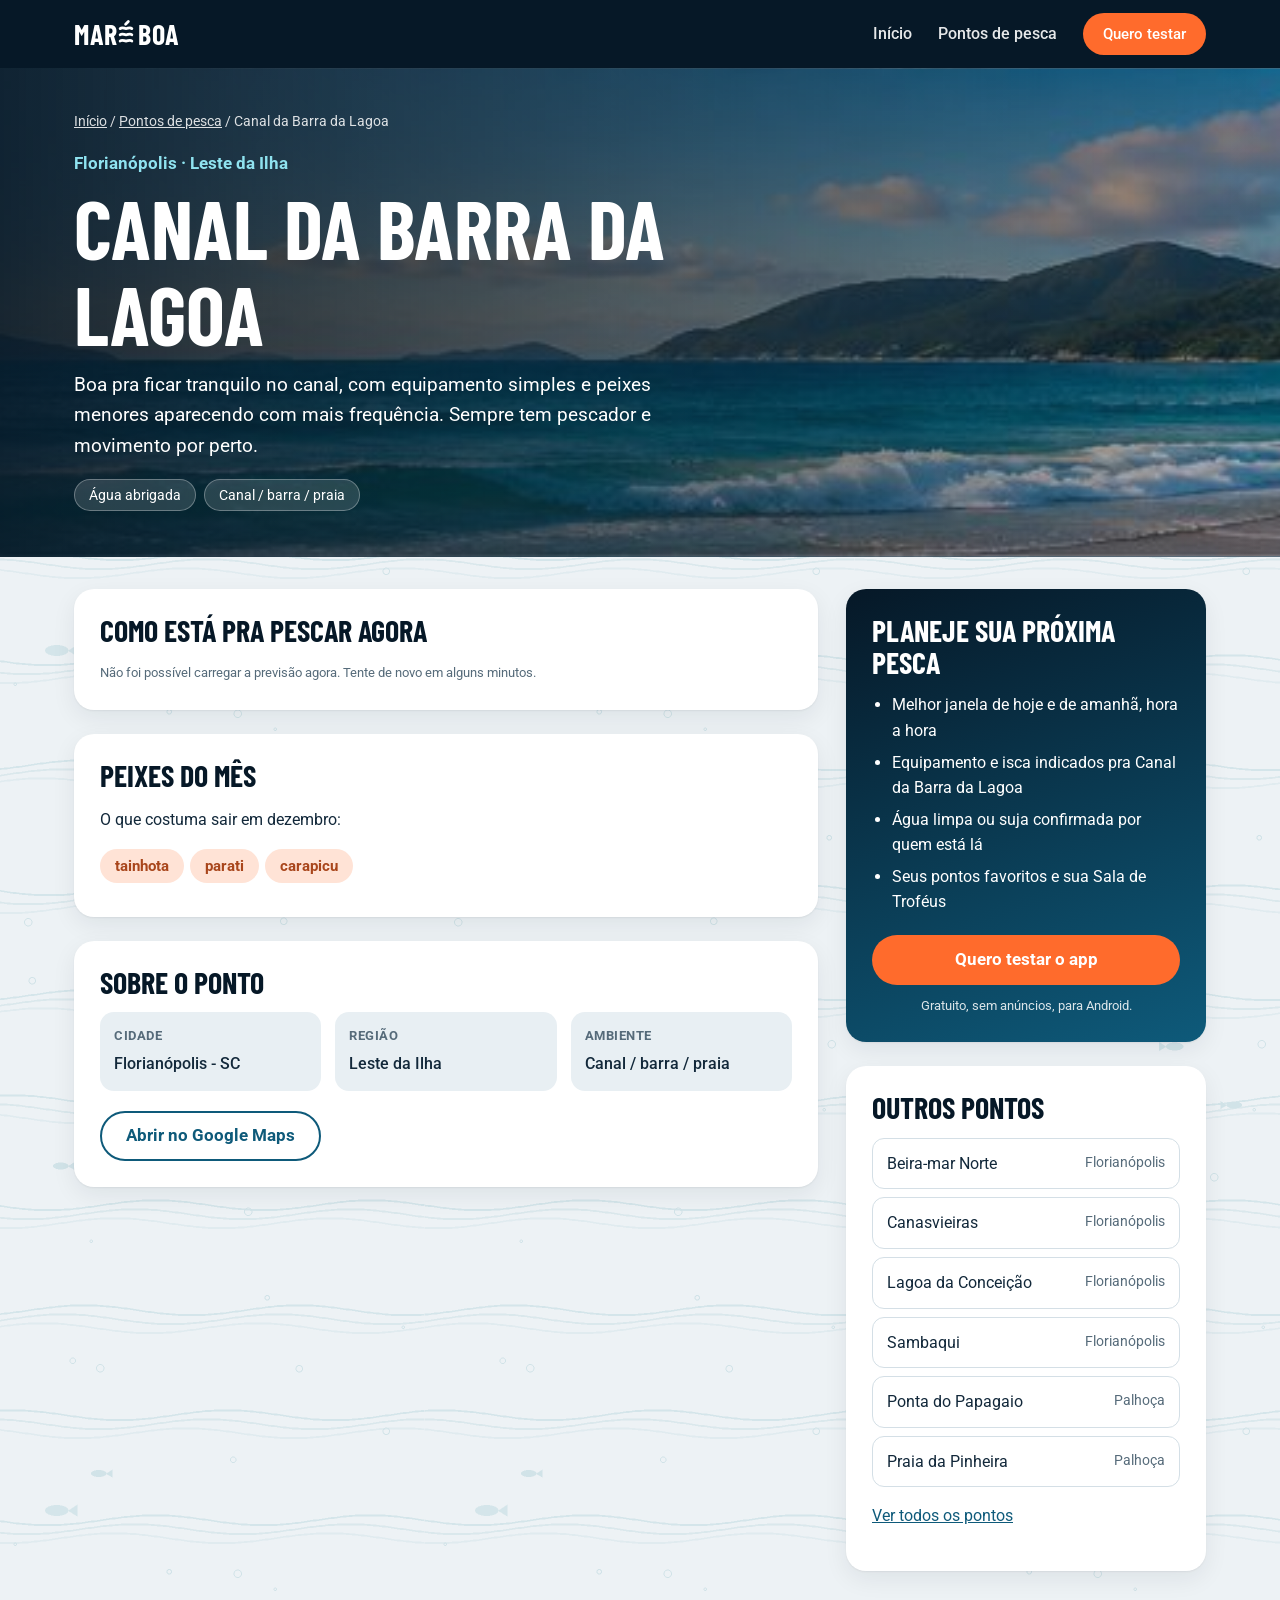
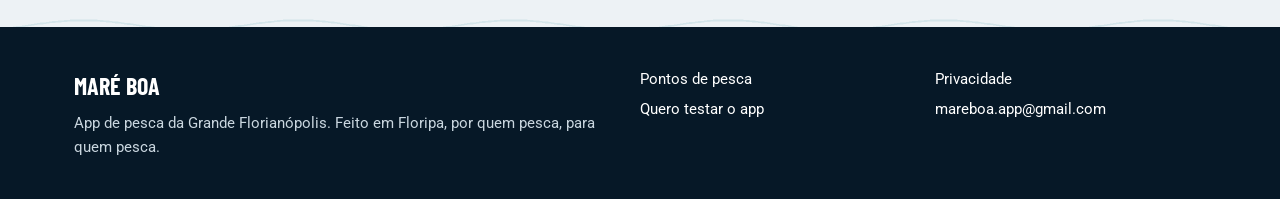
<file: pontos/canal-da-barra-da-lagoa/index.html>
<!doctype html>
<html lang="pt-BR">
<head>
<meta charset="utf-8">
<meta name="viewport" content="width=device-width, initial-scale=1">
<title>Canal da Barra da Lagoa (Florianópolis): previsão de pesca, maré e vento hoje | Maré Boa</title>
<meta name="description" content="Como está pra pescar em Canal da Barra da Lagoa, Florianópolis: nota do dia, vento, chuva, maré e o que costuma sair em novembro. Atualizado a cada visita.">
<link rel="canonical" href="https://mareboa.app.br/pontos/canal-da-barra-da-lagoa/">
<meta name="theme-color" content="#061827">
<meta property="og:type" content="website">
<meta property="og:title" content="Canal da Barra da Lagoa (Florianópolis): previsão de pesca, maré e vento hoje | Maré Boa">
<meta property="og:description" content="Como está pra pescar em Canal da Barra da Lagoa, Florianópolis: nota do dia, vento, chuva, maré e o que costuma sair em novembro. Atualizado a cada visita.">
<meta property="og:image" content="https://mareboa.app.br/img/destaque.jpg">
<meta property="og:url" content="https://mareboa.app.br/pontos/canal-da-barra-da-lagoa/">
<link rel="icon" href="/favicon.png" type="image/png">
<link rel="apple-touch-icon" href="/apple-touch-icon.png">
<link rel="preconnect" href="https://fonts.googleapis.com">
<link rel="stylesheet" href="https://fonts.googleapis.com/css2?family=Barlow+Condensed:wght@600;700&family=Roboto:wght@400;500;700&display=swap">
<link rel="stylesheet" href="/pontos/pontos.css?v=4">
<script type="application/ld+json">{"@context": "https://schema.org", "@type": "Place", "name": "Canal da Barra da Lagoa", "address": {"@type": "PostalAddress", "addressLocality": "Florianópolis", "addressRegion": "SC", "addressCountry": "BR"}, "geo": {"@type": "GeoCoordinates", "latitude": -27.57699, "longitude": -48.42385}, "url": "https://mareboa.app.br/pontos/canal-da-barra-da-lagoa/"}</script>
</head>
<body>
<header class="bar"><div class="wrap">
  <a class="logo" href="/" aria-label="Maré Boa">MAR<svg class="e-onda" viewBox="0 0 18 22" fill="none" stroke="currentColor" stroke-width="3.6" stroke-linecap="round" aria-hidden="true"><path d="M8.5 -2.5 12 -6"/><path d="M1.5 3c2.6-2.2 5-.1 7.5 0s4.9-2.2 7.5 0M1.5 11c2.6-2.2 5-.1 7.5 0s4.9-2.2 7.5 0M1.5 19c2.6-2.2 5-.1 7.5 0s4.9-2.2 7.5 0"/></svg><span class="logo-boa">BOA</span></a>
  <nav class="menu"><a href="/">Início</a><a href="/pontos/">Pontos de pesca</a><a class="btn btn-accent" href="/#testar">Quero testar</a></nav>
</div></header>
<section class="hero"><div class="wrap">
  <nav class="crumbs"><a href="/">Início</a> / <a href="/pontos/">Pontos de pesca</a> / Canal da Barra da Lagoa</nav>
  <div class="where">Florianópolis · Leste da Ilha</div>
  <h1>Canal da Barra da Lagoa</h1>
  <p>Boa pra ficar tranquilo no canal, com equipamento simples e peixes menores aparecendo com mais frequência. Sempre tem pescador e movimento por perto.</p>
  <div class="pills"><span class="pill">Água abrigada</span><span class="pill">Canal / barra / praia</span></div>
</div></section>

<div class="wrap page">
  <main class="main">
    <section class="card o1">
      <h2>Como está pra pescar agora</h2>
      <div id="condicao"><p class="loading">Carregando a previsão de Canal da Barra da Lagoa...</p></div>
    </section>

    <section class="card o3">
      <h2>Peixes do mês</h2>
      <div id="peixes"><p>O que costuma sair em novembro:</p><span class="chip">tainhota</span><span class="chip">parati</span><span class="chip">carapicu</span></div>
    </section>

    <section class="card o4">
      <h2>Sobre o ponto</h2>
      <dl class="facts">
        <div><dt>Cidade</dt><dd>Florianópolis - SC</dd></div>
        <div><dt>Região</dt><dd>Leste da Ilha</dd></div>
        <div><dt>Ambiente</dt><dd>Canal / barra / praia</dd></div>
      </dl>
      <a class="btn btn-line" href="https://www.google.com/maps/search/?api=1&amp;query=Canal+da+Barra+da+Lagoa+Florianópolis+SC" target="_blank" rel="noopener">Abrir no Google Maps</a>
    </section>
  </main>

  <aside class="side">
    <section class="card cta o2">
    <h2>Planeje sua próxima pesca</h2>
    <ul>
      <li>Melhor janela de hoje e de amanhã, hora a hora</li>
      <li>Equipamento e isca indicados pra Canal da Barra da Lagoa</li>
      <li>Água limpa ou suja confirmada por quem está lá</li>
      <li>Seus pontos favoritos e sua Sala de Troféus</li>
    </ul>
    <a class="btn btn-accent" href="/#testar">Quero testar o app</a>
    <small>Gratuito, sem anúncios, para Android.</small>
  </section>
    <section class="card o5">
      <h2>Outros pontos</h2>
      <ul class="others">
      <li><a href="/pontos/beira-mar-norte/">Beira-mar Norte <span>Florianópolis</span></a></li>
      <li><a href="/pontos/canasvieiras/">Canasvieiras <span>Florianópolis</span></a></li>
      <li><a href="/pontos/lagoa-da-conceicao/">Lagoa da Conceição <span>Florianópolis</span></a></li>
      <li><a href="/pontos/sambaqui/">Sambaqui <span>Florianópolis</span></a></li>
      <li><a href="/pontos/ponta-do-papagaio/">Ponta do Papagaio <span>Palhoça</span></a></li>
      <li><a href="/pontos/praia-da-pinheira/">Praia da Pinheira <span>Palhoça</span></a></li>
      </ul>
      <p><a href="/pontos/">Ver todos os pontos</a></p>
    </section>
  </aside>
</div>
<script src="/pontos/condicoes.js?v=3"></script>
<script>
  MareBoa.mostrar(document.getElementById("condicao"), -27.57699, -48.42385, "lagoa_canal");
  MareBoa.peixesDoMes(document.getElementById("peixes"), {"1": "tainhota; parati; carapicu", "2": "tainhota; parati; carapicu", "3": "tainhota; parati; carapicu", "4": "tainhota; parati; carapicu", "5": "tainhota; parati; carapicu", "6": "tainhota; parati; carapicu", "7": "tainhota; parati; carapicu", "8": "tainhota; parati; carapicu", "9": "tainhota; parati; carapicu", "10": "tainhota; parati; carapicu", "11": "tainhota; parati; carapicu", "12": "tainhota; parati; carapicu"});
</script>
<footer><div class="wrap">
  <div><strong>MARÉ BOA</strong><p>App de pesca da Grande Florianópolis. Feito em Floripa, por quem pesca, para quem pesca.</p></div>
  <div><a href="/pontos/">Pontos de pesca</a><a href="/#testar">Quero testar o app</a></div>
  <div><a href="/privacidade/">Privacidade</a><a href="mailto:mareboa.app@gmail.com">mareboa.app@gmail.com</a></div>
</div></footer>
</body>
</html>
</file>
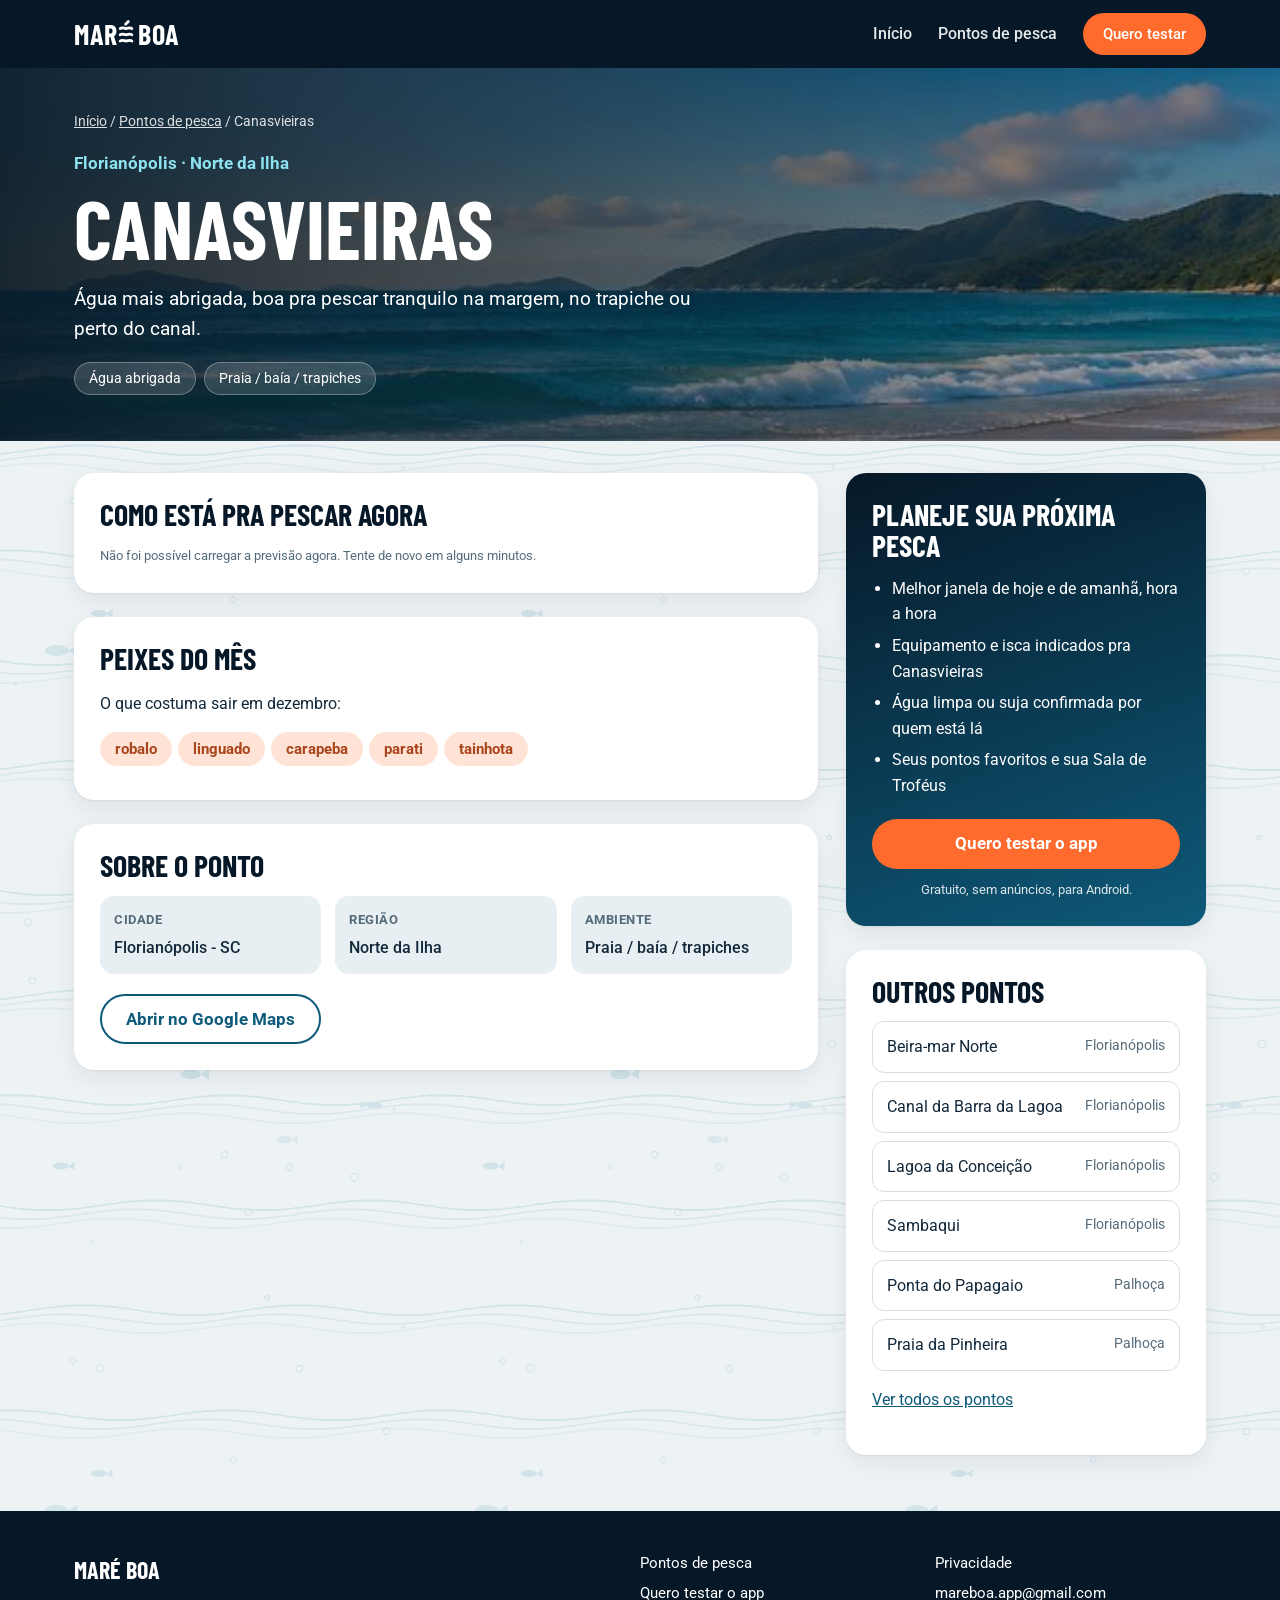
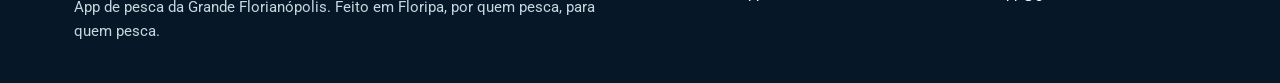
<file: pontos/canasvieiras/index.html>
<!doctype html>
<html lang="pt-BR">
<head>
<meta charset="utf-8">
<meta name="viewport" content="width=device-width, initial-scale=1">
<title>Canasvieiras (Florianópolis): previsão de pesca, maré e vento hoje | Maré Boa</title>
<meta name="description" content="Como está pra pescar em Canasvieiras, Florianópolis: nota do dia, vento, chuva, maré e o que costuma sair em novembro. Atualizado a cada visita.">
<link rel="canonical" href="https://mareboa.app.br/pontos/canasvieiras/">
<meta name="theme-color" content="#061827">
<meta property="og:type" content="website">
<meta property="og:title" content="Canasvieiras (Florianópolis): previsão de pesca, maré e vento hoje | Maré Boa">
<meta property="og:description" content="Como está pra pescar em Canasvieiras, Florianópolis: nota do dia, vento, chuva, maré e o que costuma sair em novembro. Atualizado a cada visita.">
<meta property="og:image" content="https://mareboa.app.br/img/destaque.jpg">
<meta property="og:url" content="https://mareboa.app.br/pontos/canasvieiras/">
<link rel="icon" href="/favicon.png" type="image/png">
<link rel="apple-touch-icon" href="/apple-touch-icon.png">
<link rel="preconnect" href="https://fonts.googleapis.com">
<link rel="stylesheet" href="https://fonts.googleapis.com/css2?family=Barlow+Condensed:wght@600;700&family=Roboto:wght@400;500;700&display=swap">
<link rel="stylesheet" href="/pontos/pontos.css?v=4">
<script type="application/ld+json">{"@context": "https://schema.org", "@type": "Place", "name": "Canasvieiras", "address": {"@type": "PostalAddress", "addressLocality": "Florianópolis", "addressRegion": "SC", "addressCountry": "BR"}, "geo": {"@type": "GeoCoordinates", "latitude": -27.42957, "longitude": -48.46024}, "url": "https://mareboa.app.br/pontos/canasvieiras/"}</script>
</head>
<body>
<header class="bar"><div class="wrap">
  <a class="logo" href="/" aria-label="Maré Boa">MAR<svg class="e-onda" viewBox="0 0 18 22" fill="none" stroke="currentColor" stroke-width="3.6" stroke-linecap="round" aria-hidden="true"><path d="M8.5 -2.5 12 -6"/><path d="M1.5 3c2.6-2.2 5-.1 7.5 0s4.9-2.2 7.5 0M1.5 11c2.6-2.2 5-.1 7.5 0s4.9-2.2 7.5 0M1.5 19c2.6-2.2 5-.1 7.5 0s4.9-2.2 7.5 0"/></svg><span class="logo-boa">BOA</span></a>
  <nav class="menu"><a href="/">Início</a><a href="/pontos/">Pontos de pesca</a><a class="btn btn-accent" href="/#testar">Quero testar</a></nav>
</div></header>
<section class="hero"><div class="wrap">
  <nav class="crumbs"><a href="/">Início</a> / <a href="/pontos/">Pontos de pesca</a> / Canasvieiras</nav>
  <div class="where">Florianópolis · Norte da Ilha</div>
  <h1>Canasvieiras</h1>
  <p>Água mais abrigada, boa pra pescar tranquilo na margem, no trapiche ou perto do canal.</p>
  <div class="pills"><span class="pill">Água abrigada</span><span class="pill">Praia / baía / trapiches</span></div>
</div></section>

<div class="wrap page">
  <main class="main">
    <section class="card o1">
      <h2>Como está pra pescar agora</h2>
      <div id="condicao"><p class="loading">Carregando a previsão de Canasvieiras...</p></div>
    </section>

    <section class="card o3">
      <h2>Peixes do mês</h2>
      <div id="peixes"><p>O que costuma sair em novembro:</p><span class="chip">robalo</span><span class="chip">linguado</span><span class="chip">carapeba</span><span class="chip">parati</span><span class="chip">tainhota</span></div>
    </section>

    <section class="card o4">
      <h2>Sobre o ponto</h2>
      <dl class="facts">
        <div><dt>Cidade</dt><dd>Florianópolis - SC</dd></div>
        <div><dt>Região</dt><dd>Norte da Ilha</dd></div>
        <div><dt>Ambiente</dt><dd>Praia / baía / trapiches</dd></div>
      </dl>
      <a class="btn btn-line" href="https://www.google.com/maps/search/?api=1&amp;query=Canasvieiras+Florianópolis+SC" target="_blank" rel="noopener">Abrir no Google Maps</a>
    </section>
  </main>

  <aside class="side">
    <section class="card cta o2">
    <h2>Planeje sua próxima pesca</h2>
    <ul>
      <li>Melhor janela de hoje e de amanhã, hora a hora</li>
      <li>Equipamento e isca indicados pra Canasvieiras</li>
      <li>Água limpa ou suja confirmada por quem está lá</li>
      <li>Seus pontos favoritos e sua Sala de Troféus</li>
    </ul>
    <a class="btn btn-accent" href="/#testar">Quero testar o app</a>
    <small>Gratuito, sem anúncios, para Android.</small>
  </section>
    <section class="card o5">
      <h2>Outros pontos</h2>
      <ul class="others">
      <li><a href="/pontos/beira-mar-norte/">Beira-mar Norte <span>Florianópolis</span></a></li>
      <li><a href="/pontos/canal-da-barra-da-lagoa/">Canal da Barra da Lagoa <span>Florianópolis</span></a></li>
      <li><a href="/pontos/lagoa-da-conceicao/">Lagoa da Conceição <span>Florianópolis</span></a></li>
      <li><a href="/pontos/sambaqui/">Sambaqui <span>Florianópolis</span></a></li>
      <li><a href="/pontos/ponta-do-papagaio/">Ponta do Papagaio <span>Palhoça</span></a></li>
      <li><a href="/pontos/praia-da-pinheira/">Praia da Pinheira <span>Palhoça</span></a></li>
      </ul>
      <p><a href="/pontos/">Ver todos os pontos</a></p>
    </section>
  </aside>
</div>
<script src="/pontos/condicoes.js?v=3"></script>
<script>
  MareBoa.mostrar(document.getElementById("condicao"), -27.42957, -48.46024, "lagoa_canal");
  MareBoa.peixesDoMes(document.getElementById("peixes"), {"1": "robalo; linguado; carapeba; parati; tainhota", "2": "robalo; linguado; carapeba; parati; tainhota", "3": "robalo; linguado; carapeba; parati", "4": "robalo; parati; carapicu; linguado", "5": "tainha; tainhota; parati; carapicu; robalo", "6": "tainha; tainhota; parati; carapicu; robalo", "7": "tainha; tainhota; parati; carapicu", "8": "tainhota; parati; carapicu; robalo", "9": "robalo; linguado; parati; carapeba", "10": "robalo; linguado; carapeba; parati", "11": "robalo; linguado; carapeba; parati; tainhota", "12": "robalo; linguado; carapeba; parati; tainhota"});
</script>
<footer><div class="wrap">
  <div><strong>MARÉ BOA</strong><p>App de pesca da Grande Florianópolis. Feito em Floripa, por quem pesca, para quem pesca.</p></div>
  <div><a href="/pontos/">Pontos de pesca</a><a href="/#testar">Quero testar o app</a></div>
  <div><a href="/privacidade/">Privacidade</a><a href="mailto:mareboa.app@gmail.com">mareboa.app@gmail.com</a></div>
</div></footer>
</body>
</html>
</file>
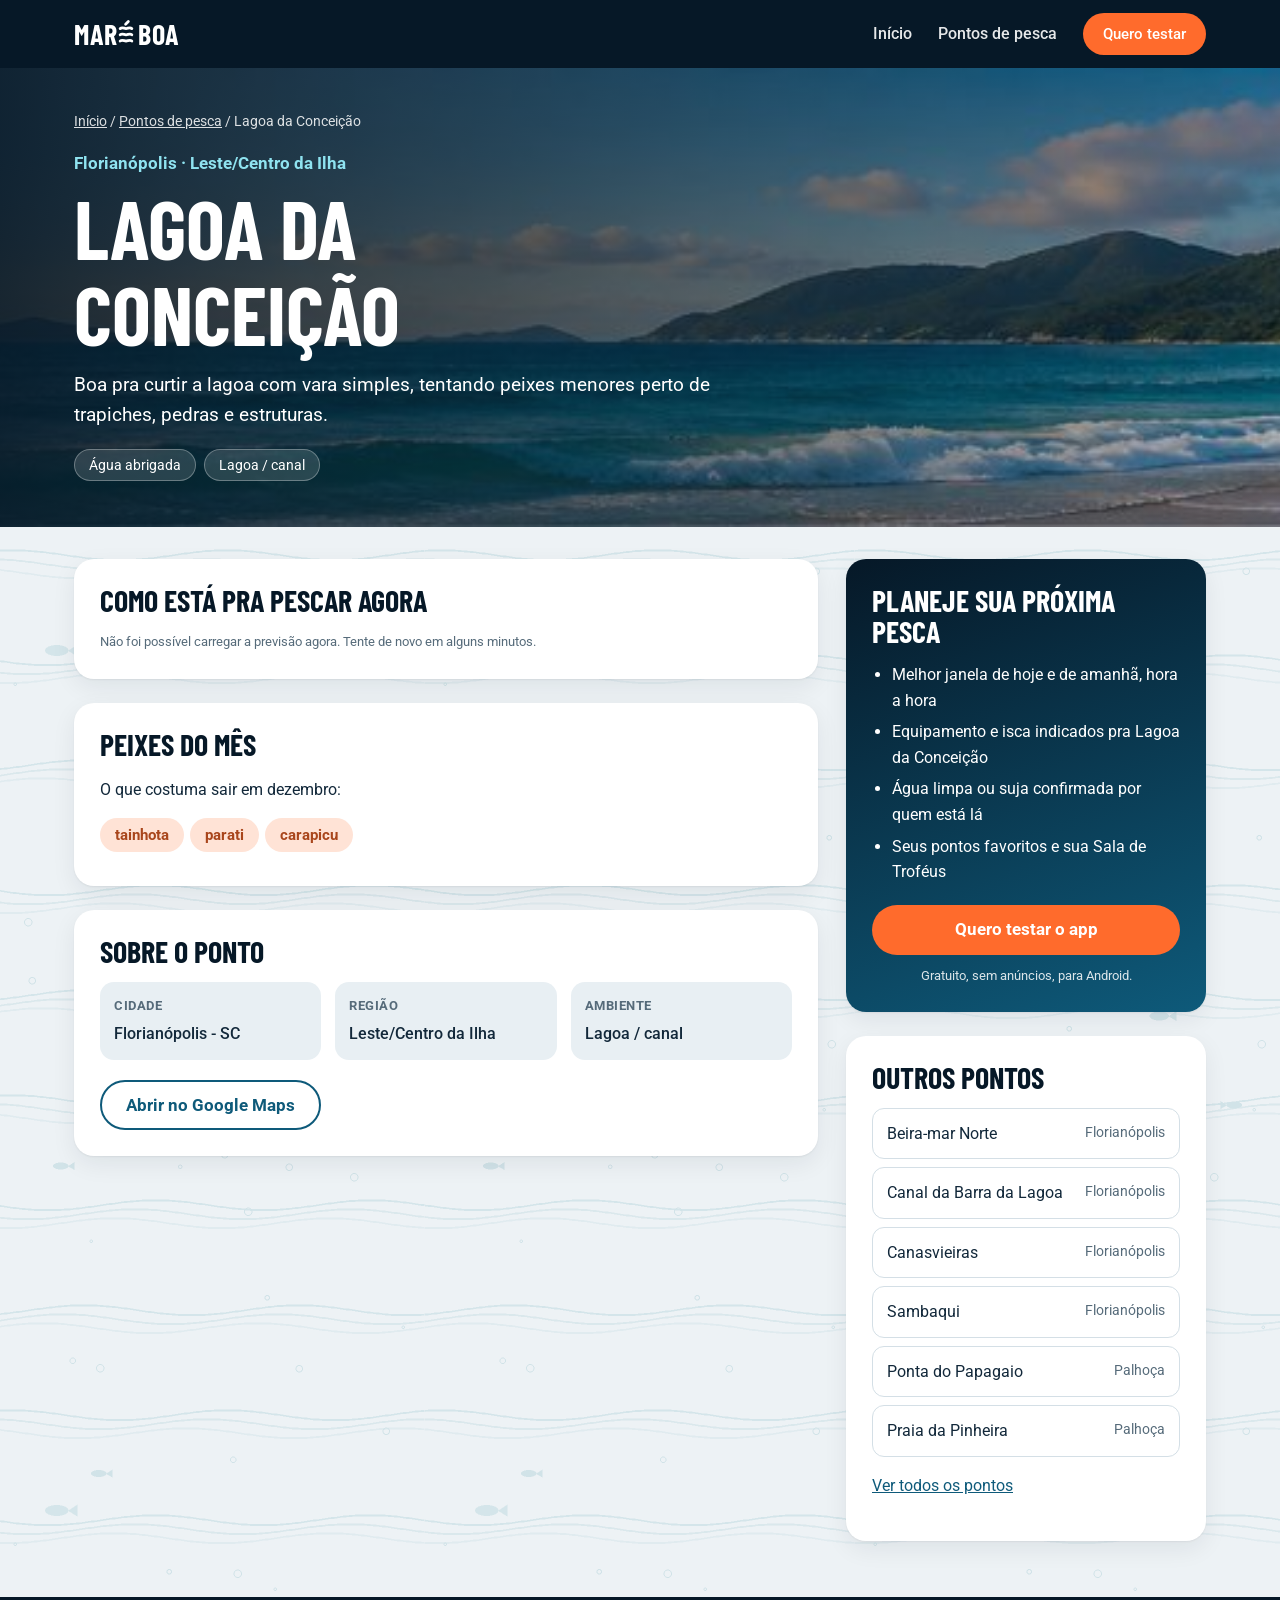
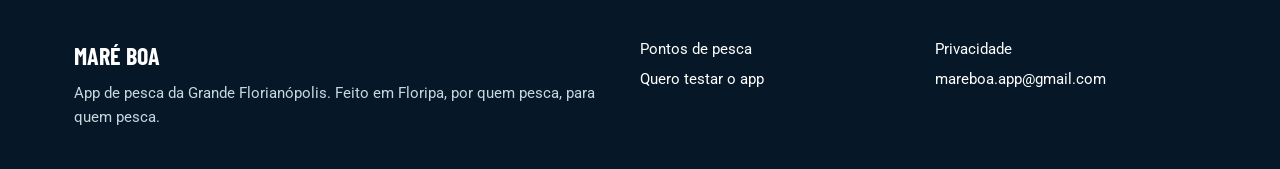
<file: pontos/lagoa-da-conceicao/index.html>
<!doctype html>
<html lang="pt-BR">
<head>
<meta charset="utf-8">
<meta name="viewport" content="width=device-width, initial-scale=1">
<title>Lagoa da Conceição (Florianópolis): previsão de pesca, maré e vento hoje | Maré Boa</title>
<meta name="description" content="Como está pra pescar em Lagoa da Conceição, Florianópolis: nota do dia, vento, chuva, maré e o que costuma sair em novembro. Atualizado a cada visita.">
<link rel="canonical" href="https://mareboa.app.br/pontos/lagoa-da-conceicao/">
<meta name="theme-color" content="#061827">
<meta property="og:type" content="website">
<meta property="og:title" content="Lagoa da Conceição (Florianópolis): previsão de pesca, maré e vento hoje | Maré Boa">
<meta property="og:description" content="Como está pra pescar em Lagoa da Conceição, Florianópolis: nota do dia, vento, chuva, maré e o que costuma sair em novembro. Atualizado a cada visita.">
<meta property="og:image" content="https://mareboa.app.br/img/destaque.jpg">
<meta property="og:url" content="https://mareboa.app.br/pontos/lagoa-da-conceicao/">
<link rel="icon" href="/favicon.png" type="image/png">
<link rel="apple-touch-icon" href="/apple-touch-icon.png">
<link rel="preconnect" href="https://fonts.googleapis.com">
<link rel="stylesheet" href="https://fonts.googleapis.com/css2?family=Barlow+Condensed:wght@600;700&family=Roboto:wght@400;500;700&display=swap">
<link rel="stylesheet" href="/pontos/pontos.css?v=4">
<script type="application/ld+json">{"@context": "https://schema.org", "@type": "Place", "name": "Lagoa da Conceição", "address": {"@type": "PostalAddress", "addressLocality": "Florianópolis", "addressRegion": "SC", "addressCountry": "BR"}, "geo": {"@type": "GeoCoordinates", "latitude": -27.56972, "longitude": -48.45158}, "url": "https://mareboa.app.br/pontos/lagoa-da-conceicao/"}</script>
</head>
<body>
<header class="bar"><div class="wrap">
  <a class="logo" href="/" aria-label="Maré Boa">MAR<svg class="e-onda" viewBox="0 0 18 22" fill="none" stroke="currentColor" stroke-width="3.6" stroke-linecap="round" aria-hidden="true"><path d="M8.5 -2.5 12 -6"/><path d="M1.5 3c2.6-2.2 5-.1 7.5 0s4.9-2.2 7.5 0M1.5 11c2.6-2.2 5-.1 7.5 0s4.9-2.2 7.5 0M1.5 19c2.6-2.2 5-.1 7.5 0s4.9-2.2 7.5 0"/></svg><span class="logo-boa">BOA</span></a>
  <nav class="menu"><a href="/">Início</a><a href="/pontos/">Pontos de pesca</a><a class="btn btn-accent" href="/#testar">Quero testar</a></nav>
</div></header>
<section class="hero"><div class="wrap">
  <nav class="crumbs"><a href="/">Início</a> / <a href="/pontos/">Pontos de pesca</a> / Lagoa da Conceição</nav>
  <div class="where">Florianópolis · Leste/Centro da Ilha</div>
  <h1>Lagoa da Conceição</h1>
  <p>Boa pra curtir a lagoa com vara simples, tentando peixes menores perto de trapiches, pedras e estruturas.</p>
  <div class="pills"><span class="pill">Água abrigada</span><span class="pill">Lagoa / canal</span></div>
</div></section>

<div class="wrap page">
  <main class="main">
    <section class="card o1">
      <h2>Como está pra pescar agora</h2>
      <div id="condicao"><p class="loading">Carregando a previsão de Lagoa da Conceição...</p></div>
    </section>

    <section class="card o3">
      <h2>Peixes do mês</h2>
      <div id="peixes"><p>O que costuma sair em novembro:</p><span class="chip">tainhota</span><span class="chip">parati</span><span class="chip">carapicu</span></div>
    </section>

    <section class="card o4">
      <h2>Sobre o ponto</h2>
      <dl class="facts">
        <div><dt>Cidade</dt><dd>Florianópolis - SC</dd></div>
        <div><dt>Região</dt><dd>Leste/Centro da Ilha</dd></div>
        <div><dt>Ambiente</dt><dd>Lagoa / canal</dd></div>
      </dl>
      <a class="btn btn-line" href="https://www.google.com/maps/search/?api=1&amp;query=Lagoa+da+Conceição+Florianópolis+SC" target="_blank" rel="noopener">Abrir no Google Maps</a>
    </section>
  </main>

  <aside class="side">
    <section class="card cta o2">
    <h2>Planeje sua próxima pesca</h2>
    <ul>
      <li>Melhor janela de hoje e de amanhã, hora a hora</li>
      <li>Equipamento e isca indicados pra Lagoa da Conceição</li>
      <li>Água limpa ou suja confirmada por quem está lá</li>
      <li>Seus pontos favoritos e sua Sala de Troféus</li>
    </ul>
    <a class="btn btn-accent" href="/#testar">Quero testar o app</a>
    <small>Gratuito, sem anúncios, para Android.</small>
  </section>
    <section class="card o5">
      <h2>Outros pontos</h2>
      <ul class="others">
      <li><a href="/pontos/beira-mar-norte/">Beira-mar Norte <span>Florianópolis</span></a></li>
      <li><a href="/pontos/canal-da-barra-da-lagoa/">Canal da Barra da Lagoa <span>Florianópolis</span></a></li>
      <li><a href="/pontos/canasvieiras/">Canasvieiras <span>Florianópolis</span></a></li>
      <li><a href="/pontos/sambaqui/">Sambaqui <span>Florianópolis</span></a></li>
      <li><a href="/pontos/ponta-do-papagaio/">Ponta do Papagaio <span>Palhoça</span></a></li>
      <li><a href="/pontos/praia-da-pinheira/">Praia da Pinheira <span>Palhoça</span></a></li>
      </ul>
      <p><a href="/pontos/">Ver todos os pontos</a></p>
    </section>
  </aside>
</div>
<script src="/pontos/condicoes.js?v=3"></script>
<script>
  MareBoa.mostrar(document.getElementById("condicao"), -27.56972, -48.45158, "lagoa_canal");
  MareBoa.peixesDoMes(document.getElementById("peixes"), {"1": "tainhota; parati; carapicu", "2": "tainhota; parati; carapicu", "3": "tainhota; parati; carapicu", "4": "tainhota; parati; carapicu", "5": "tainhota; parati; carapicu", "6": "tainhota; parati; carapicu", "7": "tainhota; parati; carapicu", "8": "tainhota; parati; carapicu", "9": "tainhota; parati; carapicu", "10": "tainhota; parati; carapicu", "11": "tainhota; parati; carapicu", "12": "tainhota; parati; carapicu"});
</script>
<footer><div class="wrap">
  <div><strong>MARÉ BOA</strong><p>App de pesca da Grande Florianópolis. Feito em Floripa, por quem pesca, para quem pesca.</p></div>
  <div><a href="/pontos/">Pontos de pesca</a><a href="/#testar">Quero testar o app</a></div>
  <div><a href="/privacidade/">Privacidade</a><a href="mailto:mareboa.app@gmail.com">mareboa.app@gmail.com</a></div>
</div></footer>
</body>
</html>
</file>
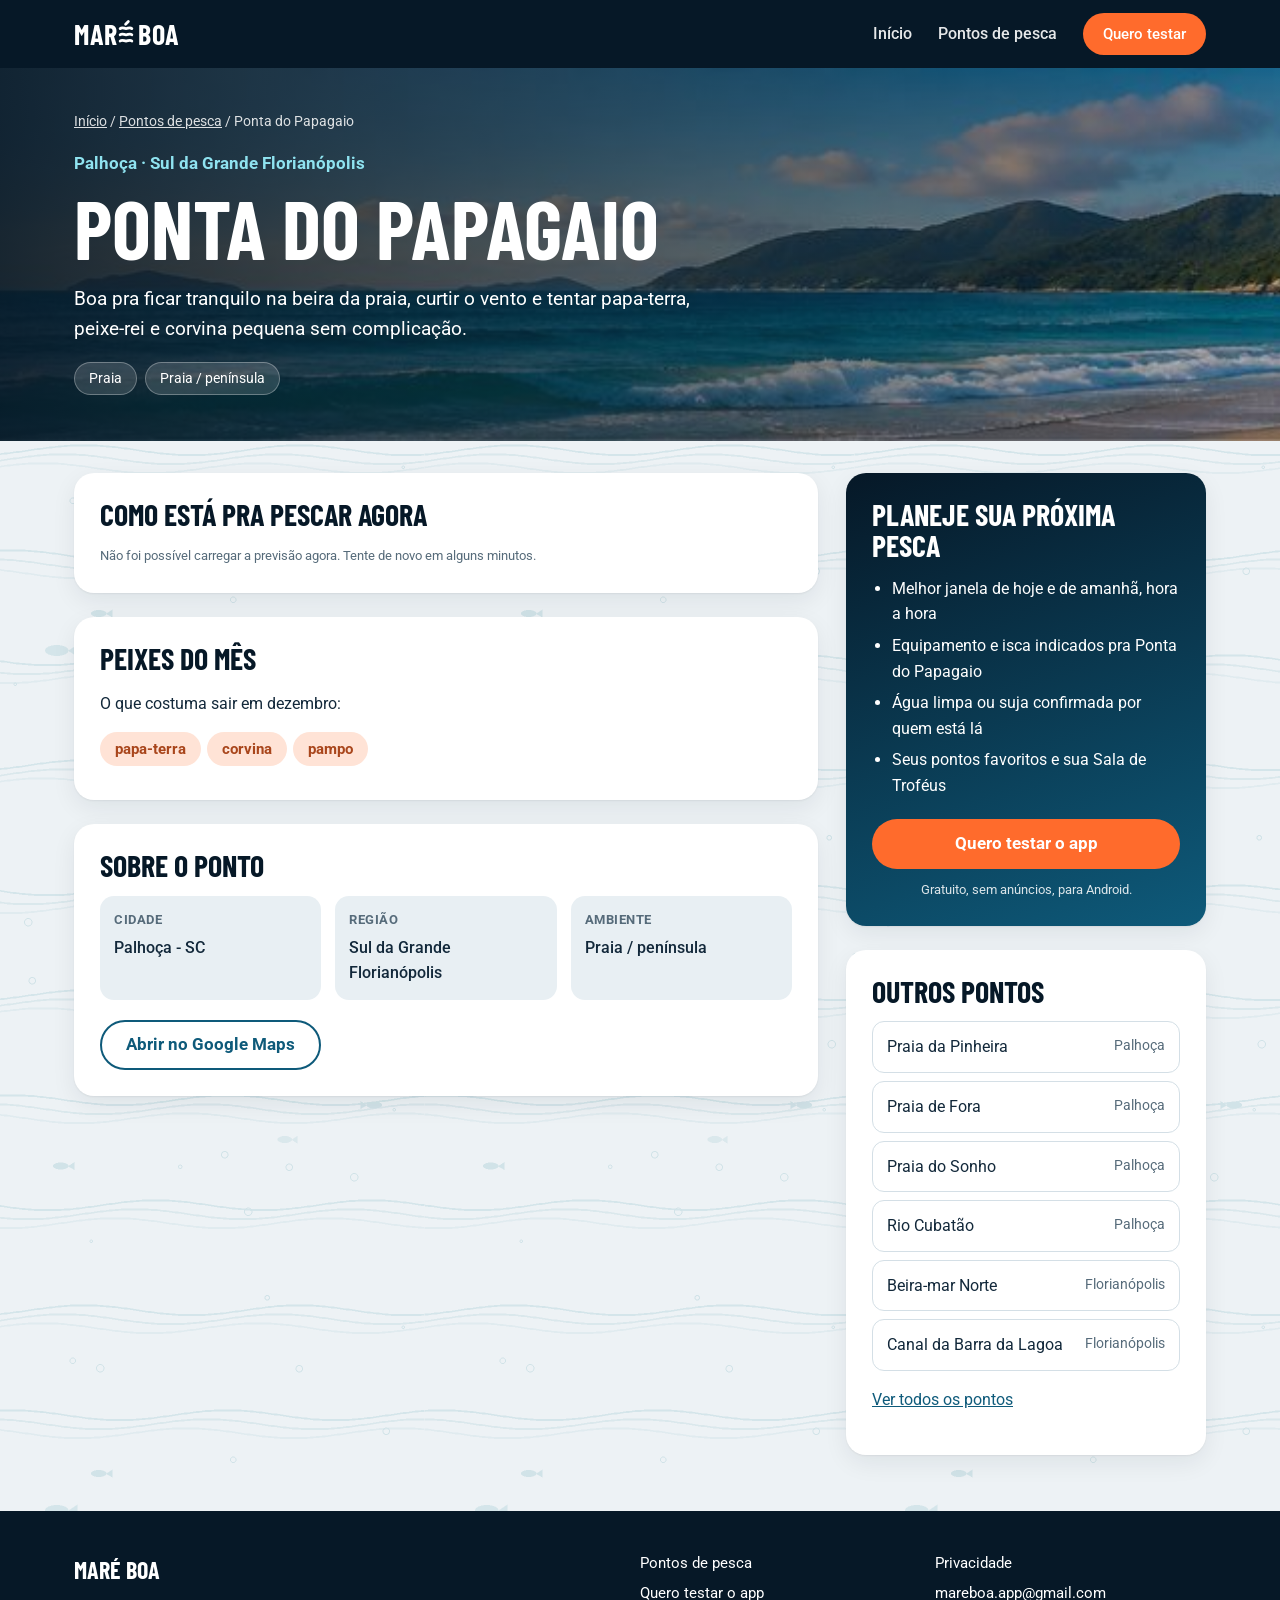
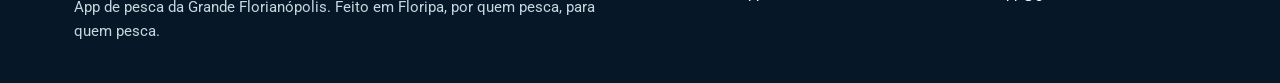
<file: pontos/ponta-do-papagaio/index.html>
<!doctype html>
<html lang="pt-BR">
<head>
<meta charset="utf-8">
<meta name="viewport" content="width=device-width, initial-scale=1">
<title>Ponta do Papagaio (Palhoça): previsão de pesca, maré e vento hoje | Maré Boa</title>
<meta name="description" content="Como está pra pescar em Ponta do Papagaio, Palhoça: nota do dia, vento, chuva, maré e o que costuma sair em novembro. Atualizado a cada visita.">
<link rel="canonical" href="https://mareboa.app.br/pontos/ponta-do-papagaio/">
<meta name="theme-color" content="#061827">
<meta property="og:type" content="website">
<meta property="og:title" content="Ponta do Papagaio (Palhoça): previsão de pesca, maré e vento hoje | Maré Boa">
<meta property="og:description" content="Como está pra pescar em Ponta do Papagaio, Palhoça: nota do dia, vento, chuva, maré e o que costuma sair em novembro. Atualizado a cada visita.">
<meta property="og:image" content="https://mareboa.app.br/img/destaque.jpg">
<meta property="og:url" content="https://mareboa.app.br/pontos/ponta-do-papagaio/">
<link rel="icon" href="/favicon.png" type="image/png">
<link rel="apple-touch-icon" href="/apple-touch-icon.png">
<link rel="preconnect" href="https://fonts.googleapis.com">
<link rel="stylesheet" href="https://fonts.googleapis.com/css2?family=Barlow+Condensed:wght@600;700&family=Roboto:wght@400;500;700&display=swap">
<link rel="stylesheet" href="/pontos/pontos.css?v=4">
<script type="application/ld+json">{"@context": "https://schema.org", "@type": "Place", "name": "Ponta do Papagaio", "address": {"@type": "PostalAddress", "addressLocality": "Palhoça", "addressRegion": "SC", "addressCountry": "BR"}, "geo": {"@type": "GeoCoordinates", "latitude": -27.84811, "longitude": -48.57746}, "url": "https://mareboa.app.br/pontos/ponta-do-papagaio/"}</script>
</head>
<body>
<header class="bar"><div class="wrap">
  <a class="logo" href="/" aria-label="Maré Boa">MAR<svg class="e-onda" viewBox="0 0 18 22" fill="none" stroke="currentColor" stroke-width="3.6" stroke-linecap="round" aria-hidden="true"><path d="M8.5 -2.5 12 -6"/><path d="M1.5 3c2.6-2.2 5-.1 7.5 0s4.9-2.2 7.5 0M1.5 11c2.6-2.2 5-.1 7.5 0s4.9-2.2 7.5 0M1.5 19c2.6-2.2 5-.1 7.5 0s4.9-2.2 7.5 0"/></svg><span class="logo-boa">BOA</span></a>
  <nav class="menu"><a href="/">Início</a><a href="/pontos/">Pontos de pesca</a><a class="btn btn-accent" href="/#testar">Quero testar</a></nav>
</div></header>
<section class="hero"><div class="wrap">
  <nav class="crumbs"><a href="/">Início</a> / <a href="/pontos/">Pontos de pesca</a> / Ponta do Papagaio</nav>
  <div class="where">Palhoça · Sul da Grande Florianópolis</div>
  <h1>Ponta do Papagaio</h1>
  <p>Boa pra ficar tranquilo na beira da praia, curtir o vento e tentar papa-terra, peixe-rei e corvina pequena sem complicação.</p>
  <div class="pills"><span class="pill">Praia</span><span class="pill">Praia / península</span></div>
</div></section>

<div class="wrap page">
  <main class="main">
    <section class="card o1">
      <h2>Como está pra pescar agora</h2>
      <div id="condicao"><p class="loading">Carregando a previsão de Ponta do Papagaio...</p></div>
    </section>

    <section class="card o3">
      <h2>Peixes do mês</h2>
      <div id="peixes"><p>O que costuma sair em novembro:</p><span class="chip">papa-terra</span><span class="chip">corvina</span><span class="chip">pampo</span></div>
    </section>

    <section class="card o4">
      <h2>Sobre o ponto</h2>
      <dl class="facts">
        <div><dt>Cidade</dt><dd>Palhoça - SC</dd></div>
        <div><dt>Região</dt><dd>Sul da Grande Florianópolis</dd></div>
        <div><dt>Ambiente</dt><dd>Praia / península</dd></div>
      </dl>
      <a class="btn btn-line" href="https://www.google.com/maps/search/?api=1&amp;query=Ponta+do+Papagaio+Palhoça+SC" target="_blank" rel="noopener">Abrir no Google Maps</a>
    </section>
  </main>

  <aside class="side">
    <section class="card cta o2">
    <h2>Planeje sua próxima pesca</h2>
    <ul>
      <li>Melhor janela de hoje e de amanhã, hora a hora</li>
      <li>Equipamento e isca indicados pra Ponta do Papagaio</li>
      <li>Água limpa ou suja confirmada por quem está lá</li>
      <li>Seus pontos favoritos e sua Sala de Troféus</li>
    </ul>
    <a class="btn btn-accent" href="/#testar">Quero testar o app</a>
    <small>Gratuito, sem anúncios, para Android.</small>
  </section>
    <section class="card o5">
      <h2>Outros pontos</h2>
      <ul class="others">
      <li><a href="/pontos/praia-da-pinheira/">Praia da Pinheira <span>Palhoça</span></a></li>
      <li><a href="/pontos/praia-de-fora/">Praia de Fora <span>Palhoça</span></a></li>
      <li><a href="/pontos/praia-do-sonho/">Praia do Sonho <span>Palhoça</span></a></li>
      <li><a href="/pontos/rio-cubatao/">Rio Cubatão <span>Palhoça</span></a></li>
      <li><a href="/pontos/beira-mar-norte/">Beira-mar Norte <span>Florianópolis</span></a></li>
      <li><a href="/pontos/canal-da-barra-da-lagoa/">Canal da Barra da Lagoa <span>Florianópolis</span></a></li>
      </ul>
      <p><a href="/pontos/">Ver todos os pontos</a></p>
    </section>
  </aside>
</div>
<script src="/pontos/condicoes.js?v=3"></script>
<script>
  MareBoa.mostrar(document.getElementById("condicao"), -27.84811, -48.57746, "praia");
  MareBoa.peixesDoMes(document.getElementById("peixes"), {"1": "papa-terra; corvina pequena; pampo pequeno", "2": "papa-terra; corvina pequena; pampo pequeno", "3": "papa-terra; peixe-rei; corvina", "4": "papa-terra; peixe-rei; corvina", "5": "papa-terra; tainha de passagem; peixe-rei", "6": "papa-terra; tainha; peixe-rei", "7": "papa-terra; tainha; peixe-rei", "8": "papa-terra; peixe-rei; corvina", "9": "papa-terra; corvina; pampo pequeno", "10": "papa-terra; corvina; pampo", "11": "papa-terra; corvina; pampo", "12": "papa-terra; corvina; pampo"});
</script>
<footer><div class="wrap">
  <div><strong>MARÉ BOA</strong><p>App de pesca da Grande Florianópolis. Feito em Floripa, por quem pesca, para quem pesca.</p></div>
  <div><a href="/pontos/">Pontos de pesca</a><a href="/#testar">Quero testar o app</a></div>
  <div><a href="/privacidade/">Privacidade</a><a href="mailto:mareboa.app@gmail.com">mareboa.app@gmail.com</a></div>
</div></footer>
</body>
</html>
</file>
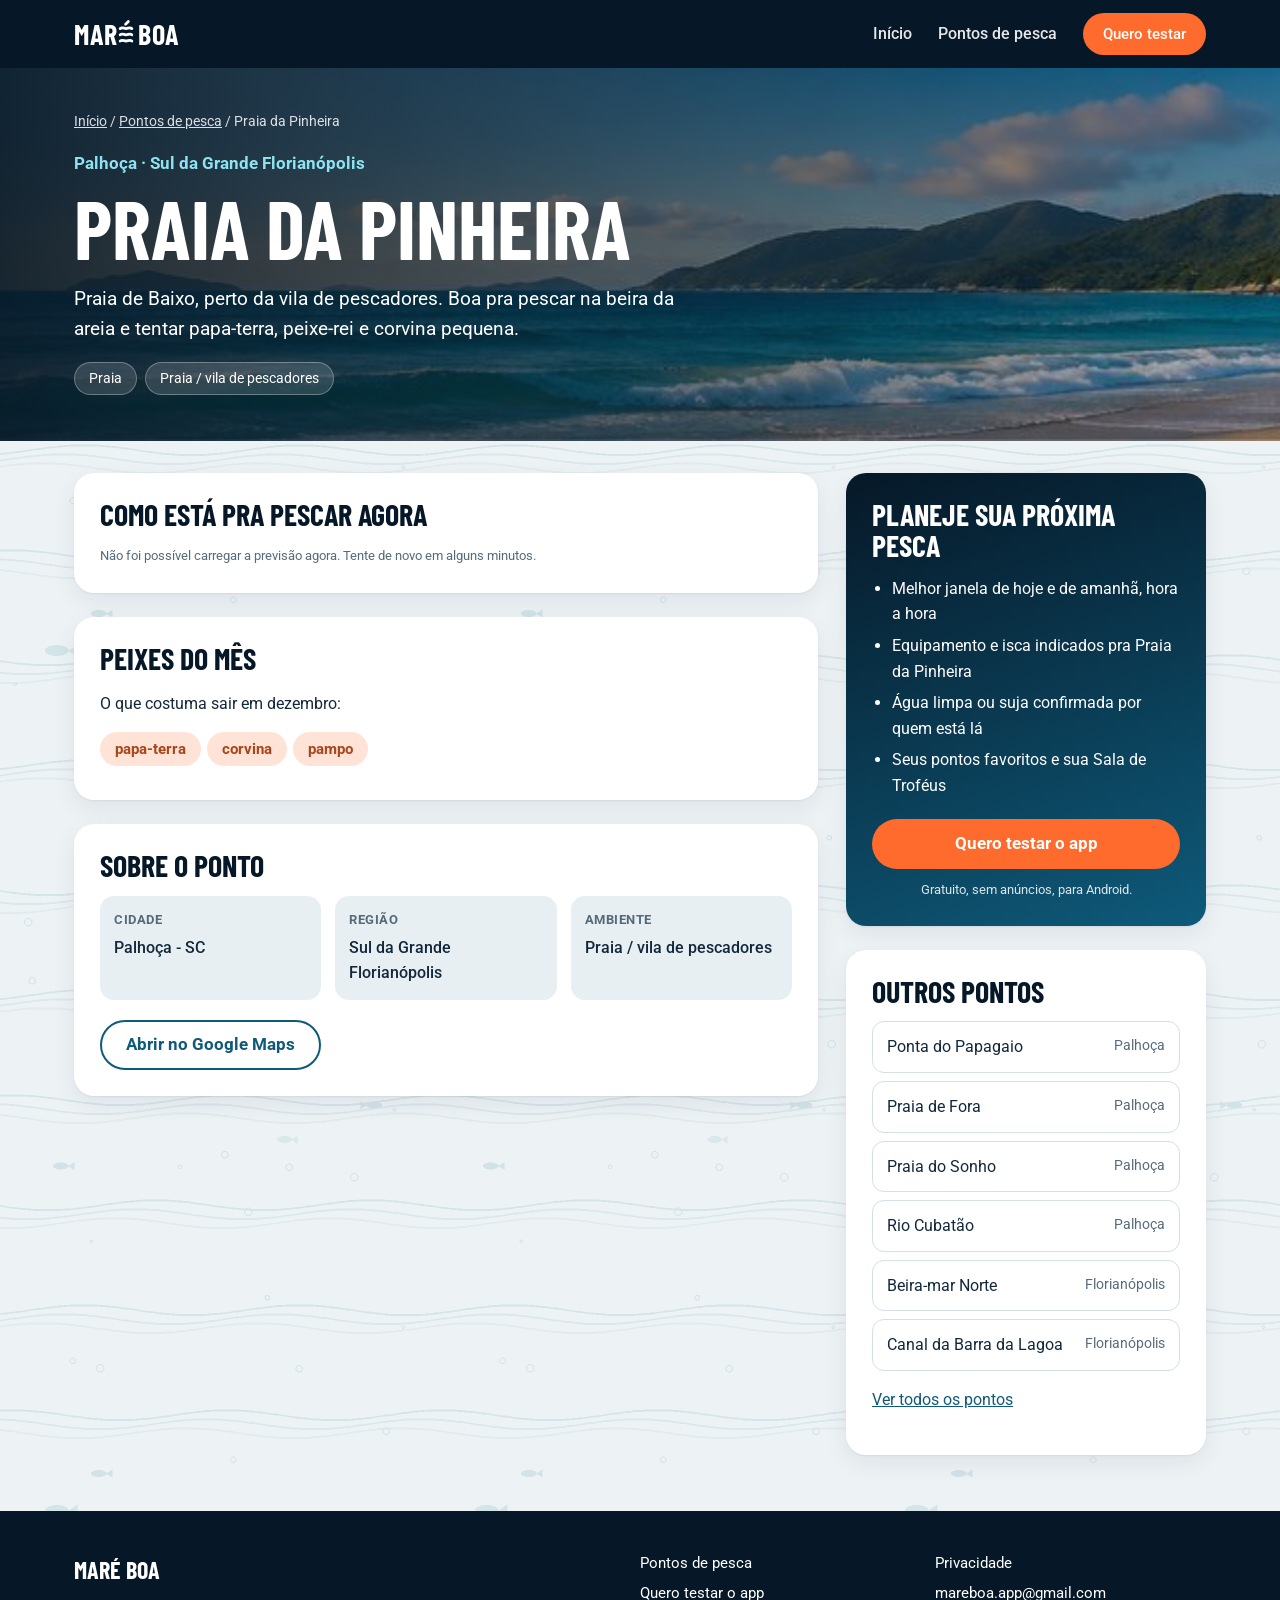
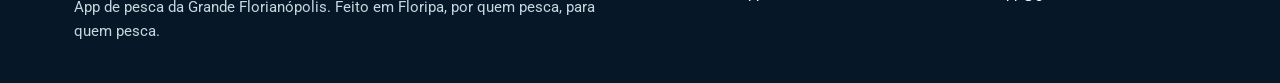
<file: pontos/praia-da-pinheira/index.html>
<!doctype html>
<html lang="pt-BR">
<head>
<meta charset="utf-8">
<meta name="viewport" content="width=device-width, initial-scale=1">
<title>Praia da Pinheira (Palhoça): previsão de pesca, maré e vento hoje | Maré Boa</title>
<meta name="description" content="Como está pra pescar em Praia da Pinheira, Palhoça: nota do dia, vento, chuva, maré e o que costuma sair em novembro. Atualizado a cada visita.">
<link rel="canonical" href="https://mareboa.app.br/pontos/praia-da-pinheira/">
<meta name="theme-color" content="#061827">
<meta property="og:type" content="website">
<meta property="og:title" content="Praia da Pinheira (Palhoça): previsão de pesca, maré e vento hoje | Maré Boa">
<meta property="og:description" content="Como está pra pescar em Praia da Pinheira, Palhoça: nota do dia, vento, chuva, maré e o que costuma sair em novembro. Atualizado a cada visita.">
<meta property="og:image" content="https://mareboa.app.br/img/destaque.jpg">
<meta property="og:url" content="https://mareboa.app.br/pontos/praia-da-pinheira/">
<link rel="icon" href="/favicon.png" type="image/png">
<link rel="apple-touch-icon" href="/apple-touch-icon.png">
<link rel="preconnect" href="https://fonts.googleapis.com">
<link rel="stylesheet" href="https://fonts.googleapis.com/css2?family=Barlow+Condensed:wght@600;700&family=Roboto:wght@400;500;700&display=swap">
<link rel="stylesheet" href="/pontos/pontos.css?v=4">
<script type="application/ld+json">{"@context": "https://schema.org", "@type": "Place", "name": "Praia da Pinheira", "address": {"@type": "PostalAddress", "addressLocality": "Palhoça", "addressRegion": "SC", "addressCountry": "BR"}, "geo": {"@type": "GeoCoordinates", "latitude": -27.86639, "longitude": -48.60218}, "url": "https://mareboa.app.br/pontos/praia-da-pinheira/"}</script>
</head>
<body>
<header class="bar"><div class="wrap">
  <a class="logo" href="/" aria-label="Maré Boa">MAR<svg class="e-onda" viewBox="0 0 18 22" fill="none" stroke="currentColor" stroke-width="3.6" stroke-linecap="round" aria-hidden="true"><path d="M8.5 -2.5 12 -6"/><path d="M1.5 3c2.6-2.2 5-.1 7.5 0s4.9-2.2 7.5 0M1.5 11c2.6-2.2 5-.1 7.5 0s4.9-2.2 7.5 0M1.5 19c2.6-2.2 5-.1 7.5 0s4.9-2.2 7.5 0"/></svg><span class="logo-boa">BOA</span></a>
  <nav class="menu"><a href="/">Início</a><a href="/pontos/">Pontos de pesca</a><a class="btn btn-accent" href="/#testar">Quero testar</a></nav>
</div></header>
<section class="hero"><div class="wrap">
  <nav class="crumbs"><a href="/">Início</a> / <a href="/pontos/">Pontos de pesca</a> / Praia da Pinheira</nav>
  <div class="where">Palhoça · Sul da Grande Florianópolis</div>
  <h1>Praia da Pinheira</h1>
  <p>Praia de Baixo, perto da vila de pescadores. Boa pra pescar na beira da areia e tentar papa-terra, peixe-rei e corvina pequena.</p>
  <div class="pills"><span class="pill">Praia</span><span class="pill">Praia / vila de pescadores</span></div>
</div></section>

<div class="wrap page">
  <main class="main">
    <section class="card o1">
      <h2>Como está pra pescar agora</h2>
      <div id="condicao"><p class="loading">Carregando a previsão de Praia da Pinheira...</p></div>
    </section>

    <section class="card o3">
      <h2>Peixes do mês</h2>
      <div id="peixes"><p>O que costuma sair em novembro:</p><span class="chip">papa-terra</span><span class="chip">corvina</span><span class="chip">pampo</span></div>
    </section>

    <section class="card o4">
      <h2>Sobre o ponto</h2>
      <dl class="facts">
        <div><dt>Cidade</dt><dd>Palhoça - SC</dd></div>
        <div><dt>Região</dt><dd>Sul da Grande Florianópolis</dd></div>
        <div><dt>Ambiente</dt><dd>Praia / vila de pescadores</dd></div>
      </dl>
      <a class="btn btn-line" href="https://www.google.com/maps/search/?api=1&amp;query=Praia+da+Pinheira+-+Praia+de+Baixo+Palhoça+SC" target="_blank" rel="noopener">Abrir no Google Maps</a>
    </section>
  </main>

  <aside class="side">
    <section class="card cta o2">
    <h2>Planeje sua próxima pesca</h2>
    <ul>
      <li>Melhor janela de hoje e de amanhã, hora a hora</li>
      <li>Equipamento e isca indicados pra Praia da Pinheira</li>
      <li>Água limpa ou suja confirmada por quem está lá</li>
      <li>Seus pontos favoritos e sua Sala de Troféus</li>
    </ul>
    <a class="btn btn-accent" href="/#testar">Quero testar o app</a>
    <small>Gratuito, sem anúncios, para Android.</small>
  </section>
    <section class="card o5">
      <h2>Outros pontos</h2>
      <ul class="others">
      <li><a href="/pontos/ponta-do-papagaio/">Ponta do Papagaio <span>Palhoça</span></a></li>
      <li><a href="/pontos/praia-de-fora/">Praia de Fora <span>Palhoça</span></a></li>
      <li><a href="/pontos/praia-do-sonho/">Praia do Sonho <span>Palhoça</span></a></li>
      <li><a href="/pontos/rio-cubatao/">Rio Cubatão <span>Palhoça</span></a></li>
      <li><a href="/pontos/beira-mar-norte/">Beira-mar Norte <span>Florianópolis</span></a></li>
      <li><a href="/pontos/canal-da-barra-da-lagoa/">Canal da Barra da Lagoa <span>Florianópolis</span></a></li>
      </ul>
      <p><a href="/pontos/">Ver todos os pontos</a></p>
    </section>
  </aside>
</div>
<script src="/pontos/condicoes.js?v=3"></script>
<script>
  MareBoa.mostrar(document.getElementById("condicao"), -27.86639, -48.60218, "praia");
  MareBoa.peixesDoMes(document.getElementById("peixes"), {"1": "papa-terra; corvina pequena; pampo pequeno", "2": "papa-terra; corvina pequena; pampo pequeno", "3": "papa-terra; peixe-rei; corvina", "4": "papa-terra; peixe-rei; corvina", "5": "papa-terra; tainha de passagem; peixe-rei", "6": "papa-terra; tainha; peixe-rei", "7": "papa-terra; tainha; peixe-rei", "8": "papa-terra; peixe-rei; corvina", "9": "papa-terra; corvina; pampo pequeno", "10": "papa-terra; corvina; pampo", "11": "papa-terra; corvina; pampo", "12": "papa-terra; corvina; pampo"});
</script>
<footer><div class="wrap">
  <div><strong>MARÉ BOA</strong><p>App de pesca da Grande Florianópolis. Feito em Floripa, por quem pesca, para quem pesca.</p></div>
  <div><a href="/pontos/">Pontos de pesca</a><a href="/#testar">Quero testar o app</a></div>
  <div><a href="/privacidade/">Privacidade</a><a href="mailto:mareboa.app@gmail.com">mareboa.app@gmail.com</a></div>
</div></footer>
</body>
</html>
</file>
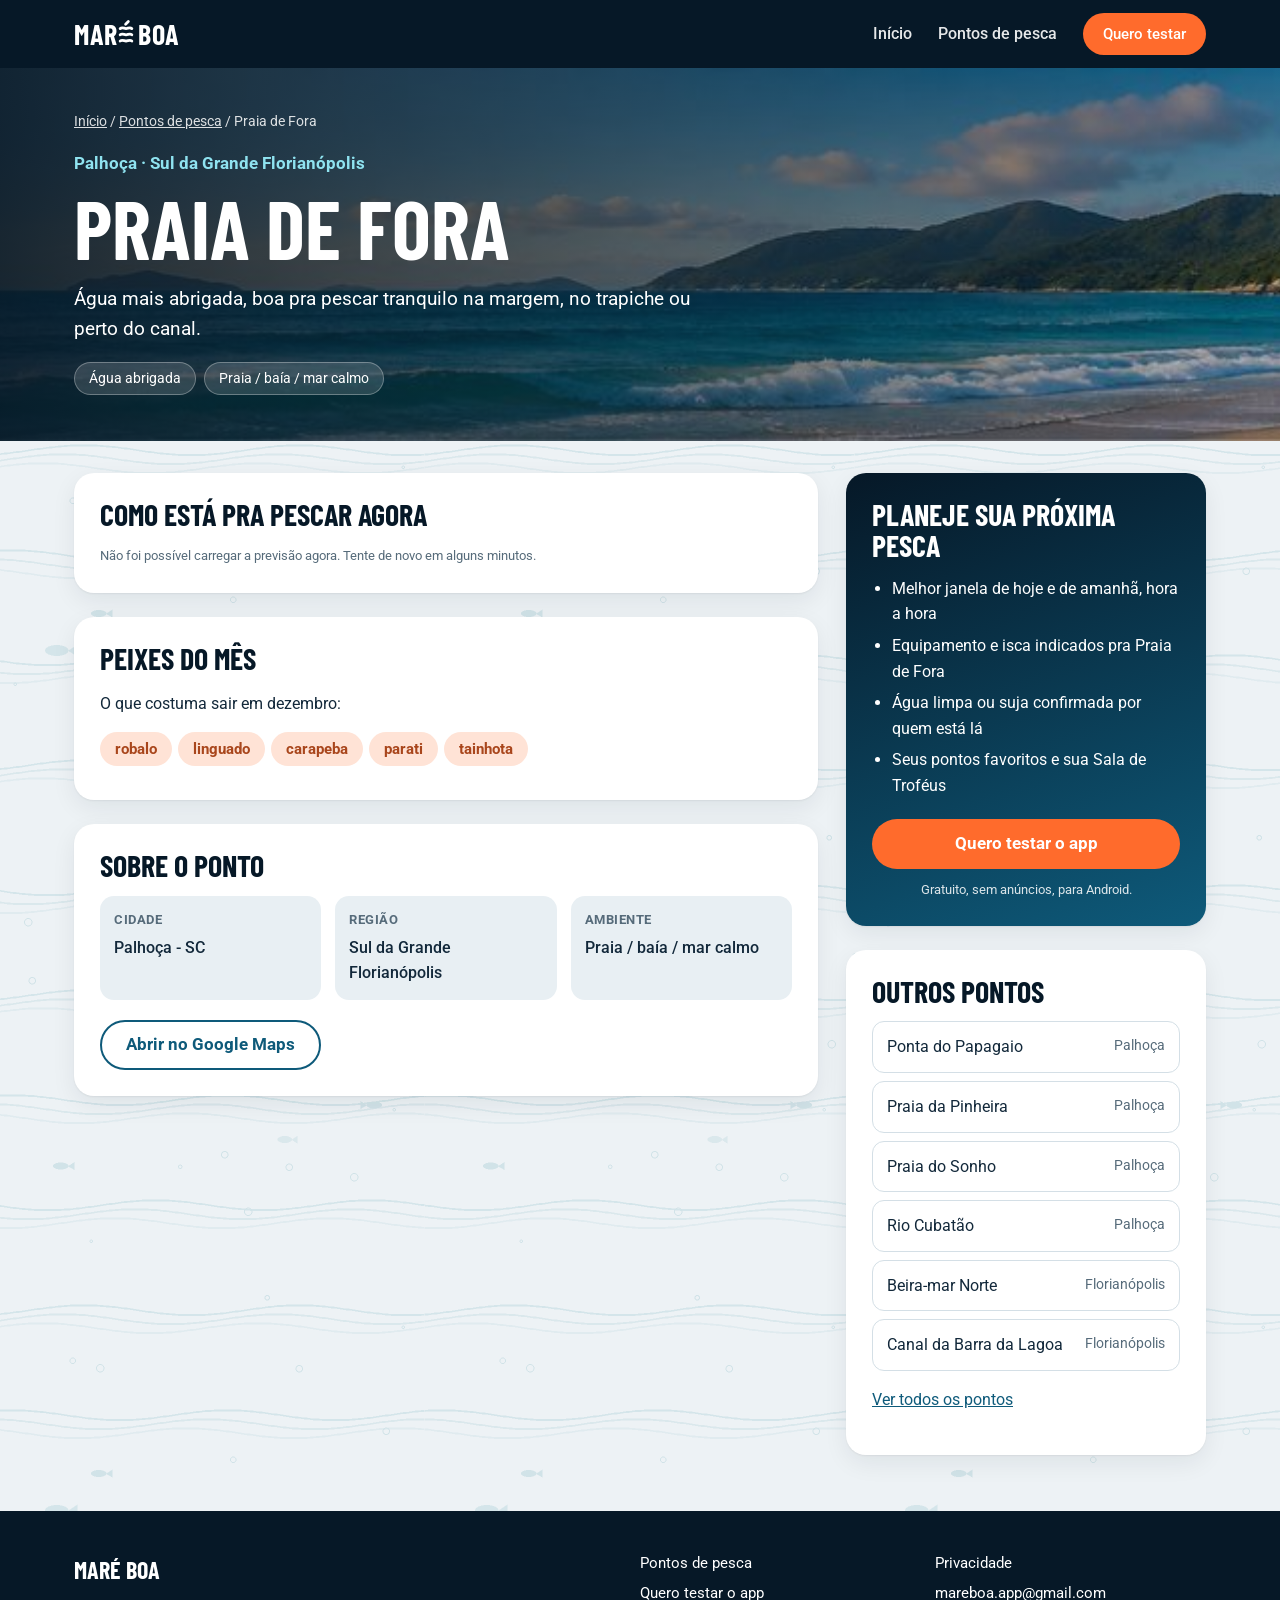
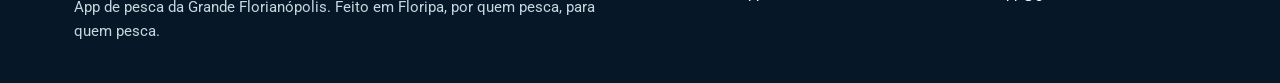
<file: pontos/praia-de-fora/index.html>
<!doctype html>
<html lang="pt-BR">
<head>
<meta charset="utf-8">
<meta name="viewport" content="width=device-width, initial-scale=1">
<title>Praia de Fora (Palhoça): previsão de pesca, maré e vento hoje | Maré Boa</title>
<meta name="description" content="Como está pra pescar em Praia de Fora, Palhoça: nota do dia, vento, chuva, maré e o que costuma sair em novembro. Atualizado a cada visita.">
<link rel="canonical" href="https://mareboa.app.br/pontos/praia-de-fora/">
<meta name="theme-color" content="#061827">
<meta property="og:type" content="website">
<meta property="og:title" content="Praia de Fora (Palhoça): previsão de pesca, maré e vento hoje | Maré Boa">
<meta property="og:description" content="Como está pra pescar em Praia de Fora, Palhoça: nota do dia, vento, chuva, maré e o que costuma sair em novembro. Atualizado a cada visita.">
<meta property="og:image" content="https://mareboa.app.br/img/destaque.jpg">
<meta property="og:url" content="https://mareboa.app.br/pontos/praia-de-fora/">
<link rel="icon" href="/favicon.png" type="image/png">
<link rel="apple-touch-icon" href="/apple-touch-icon.png">
<link rel="preconnect" href="https://fonts.googleapis.com">
<link rel="stylesheet" href="https://fonts.googleapis.com/css2?family=Barlow+Condensed:wght@600;700&family=Roboto:wght@400;500;700&display=swap">
<link rel="stylesheet" href="/pontos/pontos.css?v=4">
<script type="application/ld+json">{"@context": "https://schema.org", "@type": "Place", "name": "Praia de Fora", "address": {"@type": "PostalAddress", "addressLocality": "Palhoça", "addressRegion": "SC", "addressCountry": "BR"}, "geo": {"@type": "GeoCoordinates", "latitude": -27.75339, "longitude": -48.61857}, "url": "https://mareboa.app.br/pontos/praia-de-fora/"}</script>
</head>
<body>
<header class="bar"><div class="wrap">
  <a class="logo" href="/" aria-label="Maré Boa">MAR<svg class="e-onda" viewBox="0 0 18 22" fill="none" stroke="currentColor" stroke-width="3.6" stroke-linecap="round" aria-hidden="true"><path d="M8.5 -2.5 12 -6"/><path d="M1.5 3c2.6-2.2 5-.1 7.5 0s4.9-2.2 7.5 0M1.5 11c2.6-2.2 5-.1 7.5 0s4.9-2.2 7.5 0M1.5 19c2.6-2.2 5-.1 7.5 0s4.9-2.2 7.5 0"/></svg><span class="logo-boa">BOA</span></a>
  <nav class="menu"><a href="/">Início</a><a href="/pontos/">Pontos de pesca</a><a class="btn btn-accent" href="/#testar">Quero testar</a></nav>
</div></header>
<section class="hero"><div class="wrap">
  <nav class="crumbs"><a href="/">Início</a> / <a href="/pontos/">Pontos de pesca</a> / Praia de Fora</nav>
  <div class="where">Palhoça · Sul da Grande Florianópolis</div>
  <h1>Praia de Fora</h1>
  <p>Água mais abrigada, boa pra pescar tranquilo na margem, no trapiche ou perto do canal.</p>
  <div class="pills"><span class="pill">Água abrigada</span><span class="pill">Praia / baía / mar calmo</span></div>
</div></section>

<div class="wrap page">
  <main class="main">
    <section class="card o1">
      <h2>Como está pra pescar agora</h2>
      <div id="condicao"><p class="loading">Carregando a previsão de Praia de Fora...</p></div>
    </section>

    <section class="card o3">
      <h2>Peixes do mês</h2>
      <div id="peixes"><p>O que costuma sair em novembro:</p><span class="chip">robalo</span><span class="chip">linguado</span><span class="chip">carapeba</span><span class="chip">parati</span><span class="chip">tainhota</span></div>
    </section>

    <section class="card o4">
      <h2>Sobre o ponto</h2>
      <dl class="facts">
        <div><dt>Cidade</dt><dd>Palhoça - SC</dd></div>
        <div><dt>Região</dt><dd>Sul da Grande Florianópolis</dd></div>
        <div><dt>Ambiente</dt><dd>Praia / baía / mar calmo</dd></div>
      </dl>
      <a class="btn btn-line" href="https://www.google.com/maps/search/?api=1&amp;query=Praia+de+Fora+Palhoça+SC" target="_blank" rel="noopener">Abrir no Google Maps</a>
    </section>
  </main>

  <aside class="side">
    <section class="card cta o2">
    <h2>Planeje sua próxima pesca</h2>
    <ul>
      <li>Melhor janela de hoje e de amanhã, hora a hora</li>
      <li>Equipamento e isca indicados pra Praia de Fora</li>
      <li>Água limpa ou suja confirmada por quem está lá</li>
      <li>Seus pontos favoritos e sua Sala de Troféus</li>
    </ul>
    <a class="btn btn-accent" href="/#testar">Quero testar o app</a>
    <small>Gratuito, sem anúncios, para Android.</small>
  </section>
    <section class="card o5">
      <h2>Outros pontos</h2>
      <ul class="others">
      <li><a href="/pontos/ponta-do-papagaio/">Ponta do Papagaio <span>Palhoça</span></a></li>
      <li><a href="/pontos/praia-da-pinheira/">Praia da Pinheira <span>Palhoça</span></a></li>
      <li><a href="/pontos/praia-do-sonho/">Praia do Sonho <span>Palhoça</span></a></li>
      <li><a href="/pontos/rio-cubatao/">Rio Cubatão <span>Palhoça</span></a></li>
      <li><a href="/pontos/beira-mar-norte/">Beira-mar Norte <span>Florianópolis</span></a></li>
      <li><a href="/pontos/canal-da-barra-da-lagoa/">Canal da Barra da Lagoa <span>Florianópolis</span></a></li>
      </ul>
      <p><a href="/pontos/">Ver todos os pontos</a></p>
    </section>
  </aside>
</div>
<script src="/pontos/condicoes.js?v=3"></script>
<script>
  MareBoa.mostrar(document.getElementById("condicao"), -27.75339, -48.61857, "lagoa_canal");
  MareBoa.peixesDoMes(document.getElementById("peixes"), {"1": "robalo; linguado; carapeba; parati; tainhota", "2": "robalo; linguado; carapeba; parati; tainhota", "3": "robalo; linguado; carapeba; parati", "4": "robalo; parati; carapicu; linguado", "5": "tainha; tainhota; parati; carapicu; robalo", "6": "tainha; tainhota; parati; carapicu; robalo", "7": "tainha; tainhota; parati; carapicu", "8": "tainhota; parati; carapicu; robalo", "9": "robalo; linguado; parati; carapeba", "10": "robalo; linguado; carapeba; parati", "11": "robalo; linguado; carapeba; parati; tainhota", "12": "robalo; linguado; carapeba; parati; tainhota"});
</script>
<footer><div class="wrap">
  <div><strong>MARÉ BOA</strong><p>App de pesca da Grande Florianópolis. Feito em Floripa, por quem pesca, para quem pesca.</p></div>
  <div><a href="/pontos/">Pontos de pesca</a><a href="/#testar">Quero testar o app</a></div>
  <div><a href="/privacidade/">Privacidade</a><a href="mailto:mareboa.app@gmail.com">mareboa.app@gmail.com</a></div>
</div></footer>
</body>
</html>
</file>
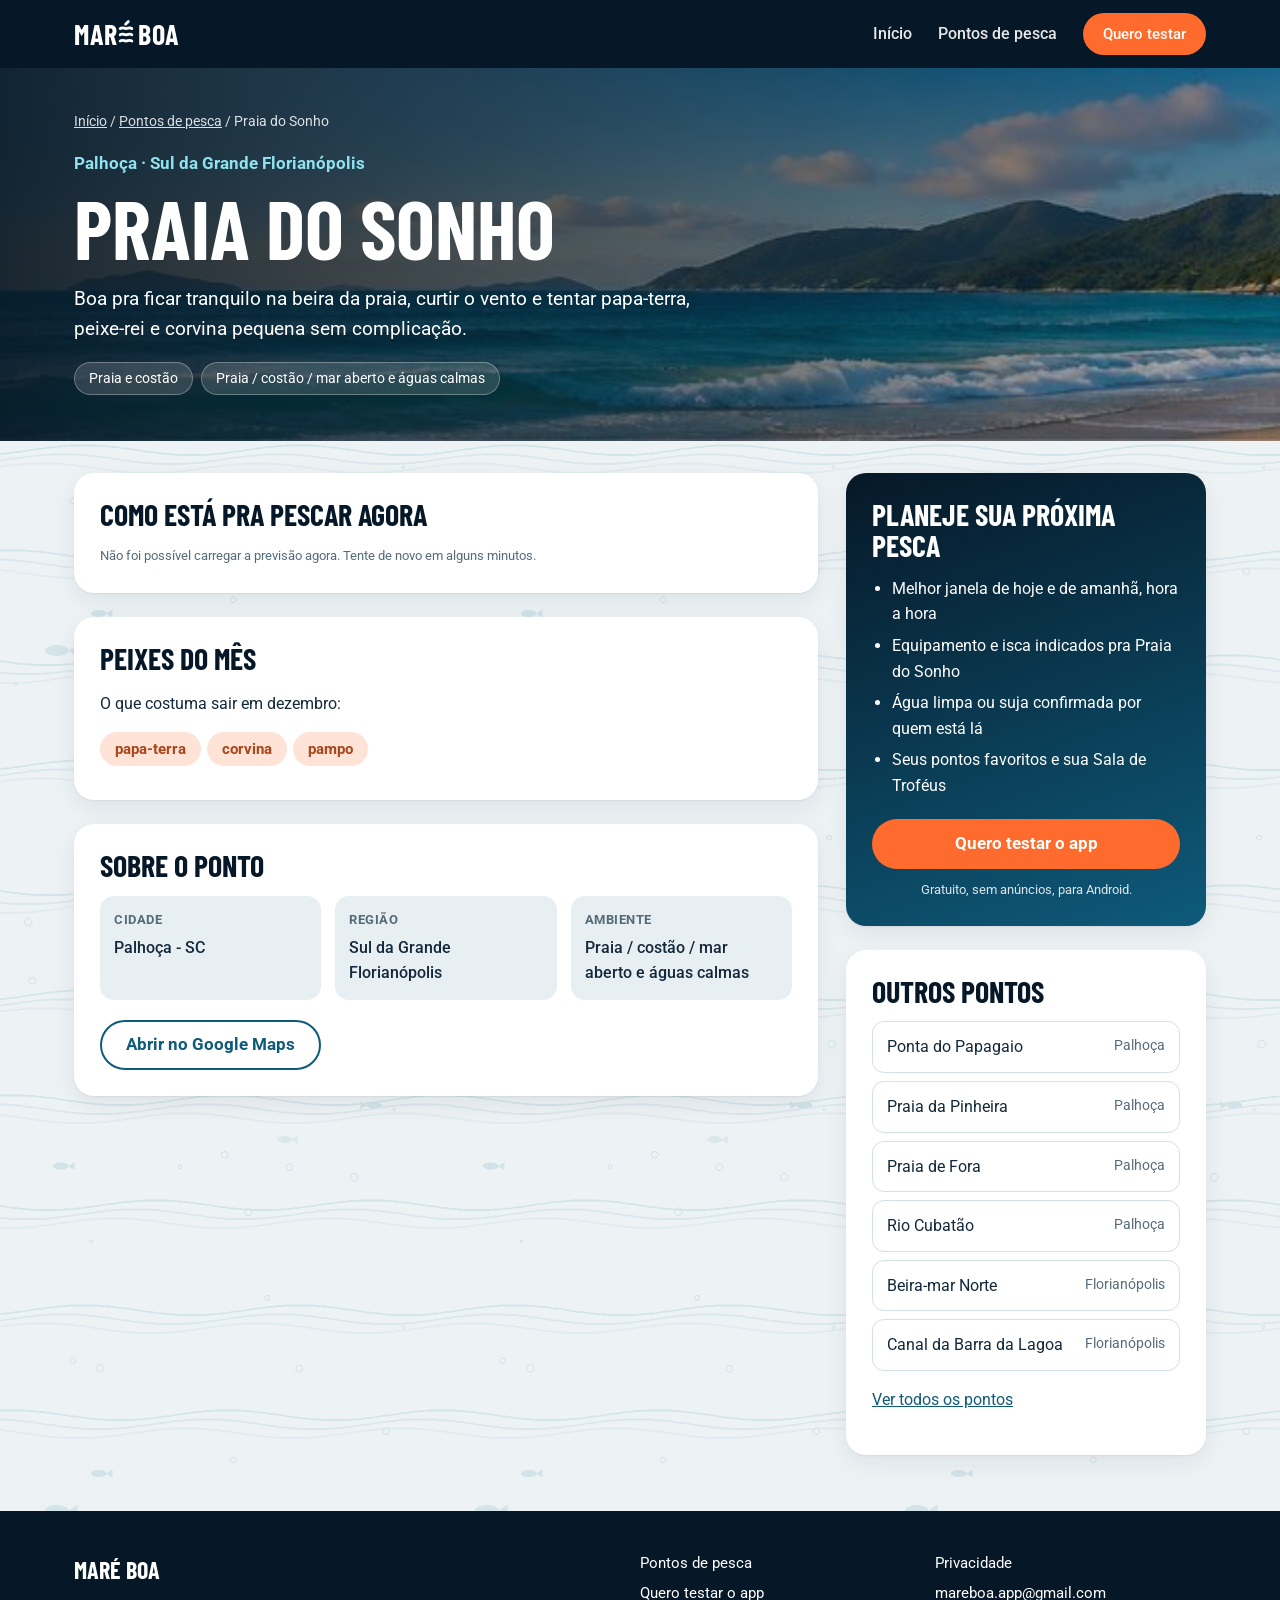
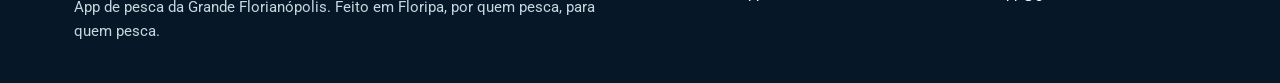
<file: pontos/praia-do-sonho/index.html>
<!doctype html>
<html lang="pt-BR">
<head>
<meta charset="utf-8">
<meta name="viewport" content="width=device-width, initial-scale=1">
<title>Praia do Sonho (Palhoça): previsão de pesca, maré e vento hoje | Maré Boa</title>
<meta name="description" content="Como está pra pescar em Praia do Sonho, Palhoça: nota do dia, vento, chuva, maré e o que costuma sair em novembro. Atualizado a cada visita.">
<link rel="canonical" href="https://mareboa.app.br/pontos/praia-do-sonho/">
<meta name="theme-color" content="#061827">
<meta property="og:type" content="website">
<meta property="og:title" content="Praia do Sonho (Palhoça): previsão de pesca, maré e vento hoje | Maré Boa">
<meta property="og:description" content="Como está pra pescar em Praia do Sonho, Palhoça: nota do dia, vento, chuva, maré e o que costuma sair em novembro. Atualizado a cada visita.">
<meta property="og:image" content="https://mareboa.app.br/img/destaque.jpg">
<meta property="og:url" content="https://mareboa.app.br/pontos/praia-do-sonho/">
<link rel="icon" href="/favicon.png" type="image/png">
<link rel="apple-touch-icon" href="/apple-touch-icon.png">
<link rel="preconnect" href="https://fonts.googleapis.com">
<link rel="stylesheet" href="https://fonts.googleapis.com/css2?family=Barlow+Condensed:wght@600;700&family=Roboto:wght@400;500;700&display=swap">
<link rel="stylesheet" href="/pontos/pontos.css?v=4">
<script type="application/ld+json">{"@context": "https://schema.org", "@type": "Place", "name": "Praia do Sonho", "address": {"@type": "PostalAddress", "addressLocality": "Palhoça", "addressRegion": "SC", "addressCountry": "BR"}, "geo": {"@type": "GeoCoordinates", "latitude": -27.83524, "longitude": -48.58741}, "url": "https://mareboa.app.br/pontos/praia-do-sonho/"}</script>
</head>
<body>
<header class="bar"><div class="wrap">
  <a class="logo" href="/" aria-label="Maré Boa">MAR<svg class="e-onda" viewBox="0 0 18 22" fill="none" stroke="currentColor" stroke-width="3.6" stroke-linecap="round" aria-hidden="true"><path d="M8.5 -2.5 12 -6"/><path d="M1.5 3c2.6-2.2 5-.1 7.5 0s4.9-2.2 7.5 0M1.5 11c2.6-2.2 5-.1 7.5 0s4.9-2.2 7.5 0M1.5 19c2.6-2.2 5-.1 7.5 0s4.9-2.2 7.5 0"/></svg><span class="logo-boa">BOA</span></a>
  <nav class="menu"><a href="/">Início</a><a href="/pontos/">Pontos de pesca</a><a class="btn btn-accent" href="/#testar">Quero testar</a></nav>
</div></header>
<section class="hero"><div class="wrap">
  <nav class="crumbs"><a href="/">Início</a> / <a href="/pontos/">Pontos de pesca</a> / Praia do Sonho</nav>
  <div class="where">Palhoça · Sul da Grande Florianópolis</div>
  <h1>Praia do Sonho</h1>
  <p>Boa pra ficar tranquilo na beira da praia, curtir o vento e tentar papa-terra, peixe-rei e corvina pequena sem complicação.</p>
  <div class="pills"><span class="pill">Praia e costão</span><span class="pill">Praia / costão / mar aberto e águas calmas</span></div>
</div></section>

<div class="wrap page">
  <main class="main">
    <section class="card o1">
      <h2>Como está pra pescar agora</h2>
      <div id="condicao"><p class="loading">Carregando a previsão de Praia do Sonho...</p></div>
    </section>

    <section class="card o3">
      <h2>Peixes do mês</h2>
      <div id="peixes"><p>O que costuma sair em novembro:</p><span class="chip">papa-terra</span><span class="chip">corvina</span><span class="chip">pampo</span></div>
    </section>

    <section class="card o4">
      <h2>Sobre o ponto</h2>
      <dl class="facts">
        <div><dt>Cidade</dt><dd>Palhoça - SC</dd></div>
        <div><dt>Região</dt><dd>Sul da Grande Florianópolis</dd></div>
        <div><dt>Ambiente</dt><dd>Praia / costão / mar aberto e águas calmas</dd></div>
      </dl>
      <a class="btn btn-line" href="https://www.google.com/maps/search/?api=1&amp;query=Praia+do+Sonho+Palhoça+SC" target="_blank" rel="noopener">Abrir no Google Maps</a>
    </section>
  </main>

  <aside class="side">
    <section class="card cta o2">
    <h2>Planeje sua próxima pesca</h2>
    <ul>
      <li>Melhor janela de hoje e de amanhã, hora a hora</li>
      <li>Equipamento e isca indicados pra Praia do Sonho</li>
      <li>Água limpa ou suja confirmada por quem está lá</li>
      <li>Seus pontos favoritos e sua Sala de Troféus</li>
    </ul>
    <a class="btn btn-accent" href="/#testar">Quero testar o app</a>
    <small>Gratuito, sem anúncios, para Android.</small>
  </section>
    <section class="card o5">
      <h2>Outros pontos</h2>
      <ul class="others">
      <li><a href="/pontos/ponta-do-papagaio/">Ponta do Papagaio <span>Palhoça</span></a></li>
      <li><a href="/pontos/praia-da-pinheira/">Praia da Pinheira <span>Palhoça</span></a></li>
      <li><a href="/pontos/praia-de-fora/">Praia de Fora <span>Palhoça</span></a></li>
      <li><a href="/pontos/rio-cubatao/">Rio Cubatão <span>Palhoça</span></a></li>
      <li><a href="/pontos/beira-mar-norte/">Beira-mar Norte <span>Florianópolis</span></a></li>
      <li><a href="/pontos/canal-da-barra-da-lagoa/">Canal da Barra da Lagoa <span>Florianópolis</span></a></li>
      </ul>
      <p><a href="/pontos/">Ver todos os pontos</a></p>
    </section>
  </aside>
</div>
<script src="/pontos/condicoes.js?v=3"></script>
<script>
  MareBoa.mostrar(document.getElementById("condicao"), -27.83524, -48.58741, "costao");
  MareBoa.peixesDoMes(document.getElementById("peixes"), {"1": "papa-terra; corvina pequena; pampo pequeno", "2": "papa-terra; corvina pequena; pampo pequeno", "3": "papa-terra; peixe-rei; corvina", "4": "papa-terra; peixe-rei; corvina", "5": "papa-terra; tainha de passagem; peixe-rei", "6": "papa-terra; tainha; peixe-rei", "7": "papa-terra; tainha; peixe-rei", "8": "papa-terra; peixe-rei; corvina", "9": "papa-terra; corvina; pampo pequeno", "10": "papa-terra; corvina; pampo", "11": "papa-terra; corvina; pampo", "12": "papa-terra; corvina; pampo"});
</script>
<footer><div class="wrap">
  <div><strong>MARÉ BOA</strong><p>App de pesca da Grande Florianópolis. Feito em Floripa, por quem pesca, para quem pesca.</p></div>
  <div><a href="/pontos/">Pontos de pesca</a><a href="/#testar">Quero testar o app</a></div>
  <div><a href="/privacidade/">Privacidade</a><a href="mailto:mareboa.app@gmail.com">mareboa.app@gmail.com</a></div>
</div></footer>
</body>
</html>
</file>
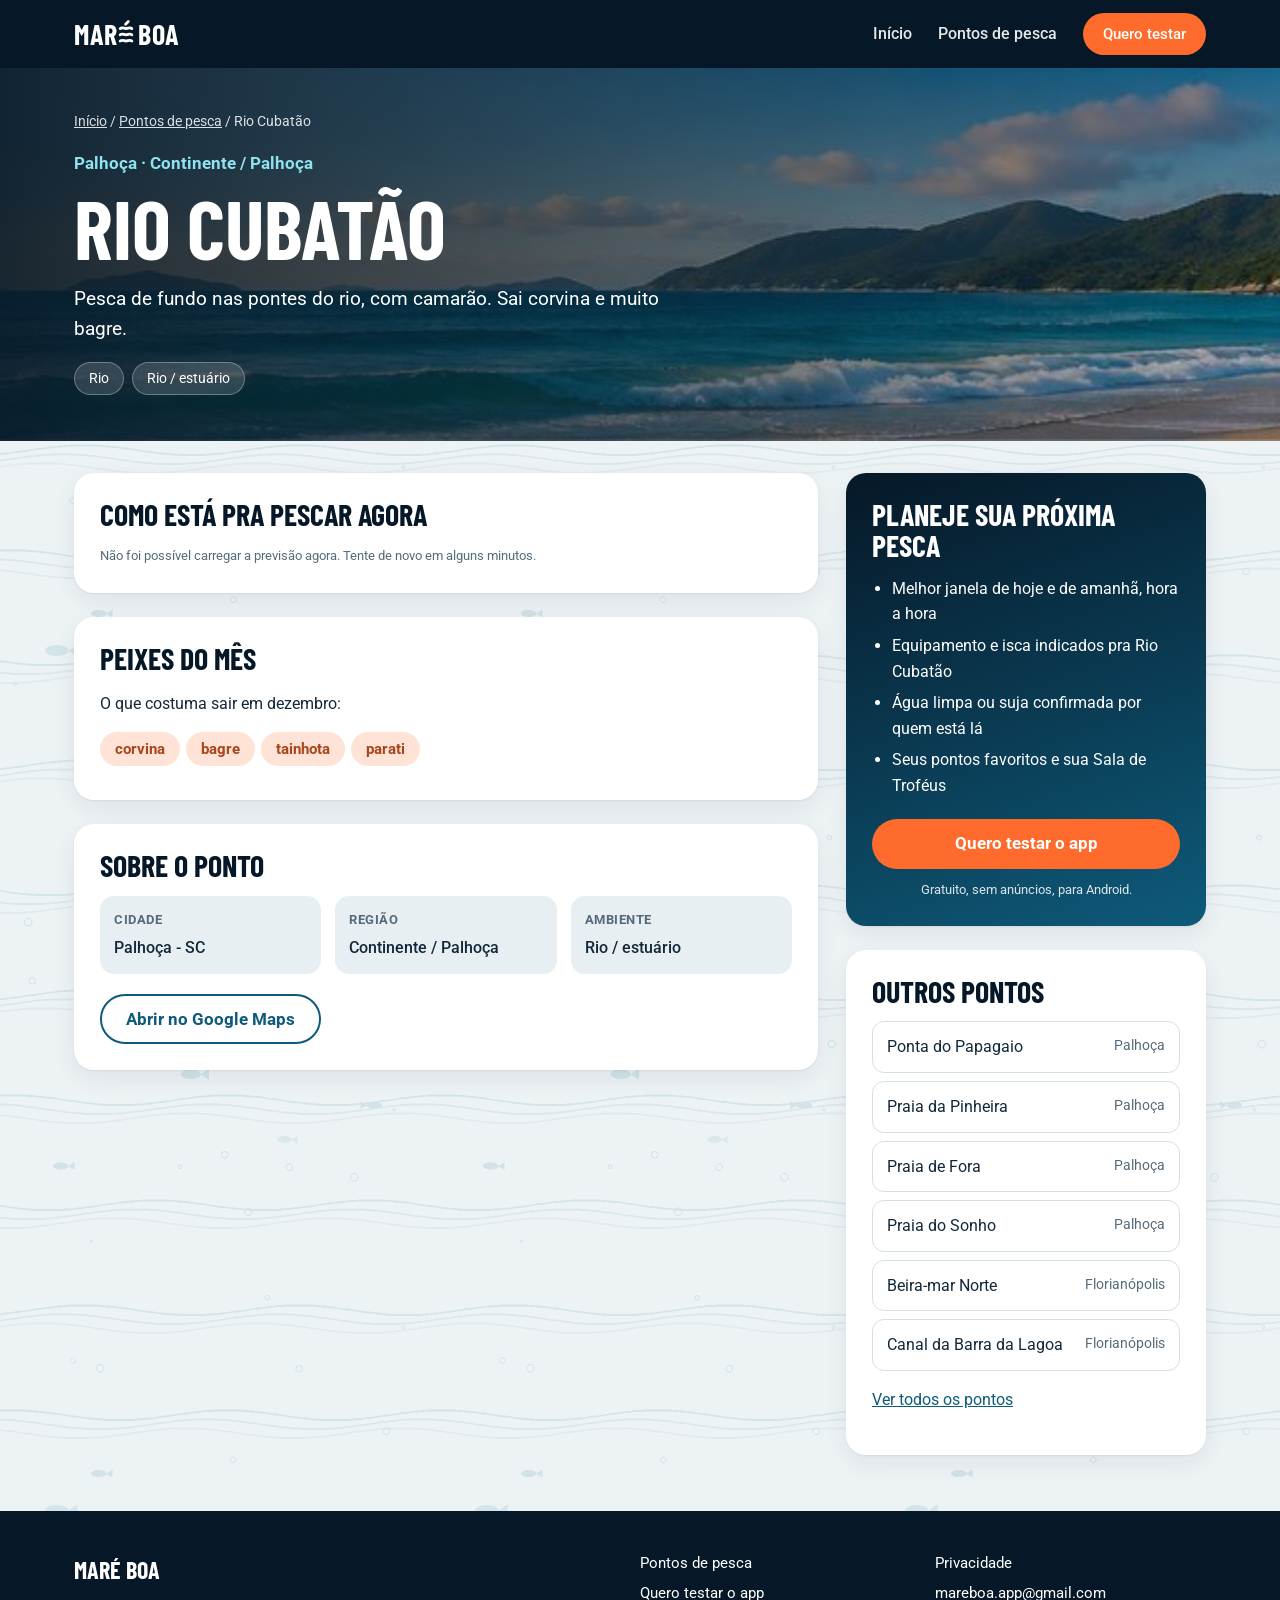
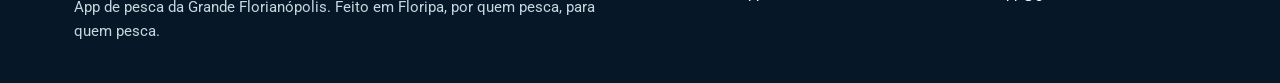
<file: pontos/rio-cubatao/index.html>
<!doctype html>
<html lang="pt-BR">
<head>
<meta charset="utf-8">
<meta name="viewport" content="width=device-width, initial-scale=1">
<title>Rio Cubatão (Palhoça): previsão de pesca, maré e vento hoje | Maré Boa</title>
<meta name="description" content="Como está pra pescar em Rio Cubatão, Palhoça: nota do dia, vento, chuva, maré e o que costuma sair em novembro. Atualizado a cada visita.">
<link rel="canonical" href="https://mareboa.app.br/pontos/rio-cubatao/">
<meta name="theme-color" content="#061827">
<meta property="og:type" content="website">
<meta property="og:title" content="Rio Cubatão (Palhoça): previsão de pesca, maré e vento hoje | Maré Boa">
<meta property="og:description" content="Como está pra pescar em Rio Cubatão, Palhoça: nota do dia, vento, chuva, maré e o que costuma sair em novembro. Atualizado a cada visita.">
<meta property="og:image" content="https://mareboa.app.br/img/destaque.jpg">
<meta property="og:url" content="https://mareboa.app.br/pontos/rio-cubatao/">
<link rel="icon" href="/favicon.png" type="image/png">
<link rel="apple-touch-icon" href="/apple-touch-icon.png">
<link rel="preconnect" href="https://fonts.googleapis.com">
<link rel="stylesheet" href="https://fonts.googleapis.com/css2?family=Barlow+Condensed:wght@600;700&family=Roboto:wght@400;500;700&display=swap">
<link rel="stylesheet" href="/pontos/pontos.css?v=4">
<script type="application/ld+json">{"@context": "https://schema.org", "@type": "Place", "name": "Rio Cubatão", "address": {"@type": "PostalAddress", "addressLocality": "Palhoça", "addressRegion": "SC", "addressCountry": "BR"}, "geo": {"@type": "GeoCoordinates", "latitude": -27.696, "longitude": -48.64763}, "url": "https://mareboa.app.br/pontos/rio-cubatao/"}</script>
</head>
<body>
<header class="bar"><div class="wrap">
  <a class="logo" href="/" aria-label="Maré Boa">MAR<svg class="e-onda" viewBox="0 0 18 22" fill="none" stroke="currentColor" stroke-width="3.6" stroke-linecap="round" aria-hidden="true"><path d="M8.5 -2.5 12 -6"/><path d="M1.5 3c2.6-2.2 5-.1 7.5 0s4.9-2.2 7.5 0M1.5 11c2.6-2.2 5-.1 7.5 0s4.9-2.2 7.5 0M1.5 19c2.6-2.2 5-.1 7.5 0s4.9-2.2 7.5 0"/></svg><span class="logo-boa">BOA</span></a>
  <nav class="menu"><a href="/">Início</a><a href="/pontos/">Pontos de pesca</a><a class="btn btn-accent" href="/#testar">Quero testar</a></nav>
</div></header>
<section class="hero"><div class="wrap">
  <nav class="crumbs"><a href="/">Início</a> / <a href="/pontos/">Pontos de pesca</a> / Rio Cubatão</nav>
  <div class="where">Palhoça · Continente / Palhoça</div>
  <h1>Rio Cubatão</h1>
  <p>Pesca de fundo nas pontes do rio, com camarão. Sai corvina e muito bagre.</p>
  <div class="pills"><span class="pill">Rio</span><span class="pill">Rio / estuário</span></div>
</div></section>

<div class="wrap page">
  <main class="main">
    <section class="card o1">
      <h2>Como está pra pescar agora</h2>
      <div id="condicao"><p class="loading">Carregando a previsão de Rio Cubatão...</p></div>
    </section>

    <section class="card o3">
      <h2>Peixes do mês</h2>
      <div id="peixes"><p>O que costuma sair em novembro:</p><span class="chip">corvina</span><span class="chip">bagre</span><span class="chip">tainhota</span><span class="chip">parati</span></div>
    </section>

    <section class="card o4">
      <h2>Sobre o ponto</h2>
      <dl class="facts">
        <div><dt>Cidade</dt><dd>Palhoça - SC</dd></div>
        <div><dt>Região</dt><dd>Continente / Palhoça</dd></div>
        <div><dt>Ambiente</dt><dd>Rio / estuário</dd></div>
      </dl>
      <a class="btn btn-line" href="https://www.google.com/maps/search/?api=1&amp;query=Rio+Cubatão+Palhoça+SC" target="_blank" rel="noopener">Abrir no Google Maps</a>
    </section>
  </main>

  <aside class="side">
    <section class="card cta o2">
    <h2>Planeje sua próxima pesca</h2>
    <ul>
      <li>Melhor janela de hoje e de amanhã, hora a hora</li>
      <li>Equipamento e isca indicados pra Rio Cubatão</li>
      <li>Água limpa ou suja confirmada por quem está lá</li>
      <li>Seus pontos favoritos e sua Sala de Troféus</li>
    </ul>
    <a class="btn btn-accent" href="/#testar">Quero testar o app</a>
    <small>Gratuito, sem anúncios, para Android.</small>
  </section>
    <section class="card o5">
      <h2>Outros pontos</h2>
      <ul class="others">
      <li><a href="/pontos/ponta-do-papagaio/">Ponta do Papagaio <span>Palhoça</span></a></li>
      <li><a href="/pontos/praia-da-pinheira/">Praia da Pinheira <span>Palhoça</span></a></li>
      <li><a href="/pontos/praia-de-fora/">Praia de Fora <span>Palhoça</span></a></li>
      <li><a href="/pontos/praia-do-sonho/">Praia do Sonho <span>Palhoça</span></a></li>
      <li><a href="/pontos/beira-mar-norte/">Beira-mar Norte <span>Florianópolis</span></a></li>
      <li><a href="/pontos/canal-da-barra-da-lagoa/">Canal da Barra da Lagoa <span>Florianópolis</span></a></li>
      </ul>
      <p><a href="/pontos/">Ver todos os pontos</a></p>
    </section>
  </aside>
</div>
<script src="/pontos/condicoes.js?v=3"></script>
<script>
  MareBoa.mostrar(document.getElementById("condicao"), -27.696, -48.64763, "rio");
  MareBoa.peixesDoMes(document.getElementById("peixes"), {"1": "corvina; bagre; tainhota; parati", "2": "corvina; bagre; tainhota; parati", "3": "corvina; bagre; tainhota; parati", "4": "corvina; bagre; tainhota; parati", "5": "tainha; tainhota; bagre; parati", "6": "tainha; tainhota; bagre; parati", "7": "tainha; tainhota; bagre; parati", "8": "corvina; bagre; tainhota; parati", "9": "corvina; bagre; tainhota; parati", "10": "corvina; bagre; tainhota; parati", "11": "corvina; bagre; tainhota; parati", "12": "corvina; bagre; tainhota; parati"});
</script>
<footer><div class="wrap">
  <div><strong>MARÉ BOA</strong><p>App de pesca da Grande Florianópolis. Feito em Floripa, por quem pesca, para quem pesca.</p></div>
  <div><a href="/pontos/">Pontos de pesca</a><a href="/#testar">Quero testar o app</a></div>
  <div><a href="/privacidade/">Privacidade</a><a href="mailto:mareboa.app@gmail.com">mareboa.app@gmail.com</a></div>
</div></footer>
</body>
</html>
</file>
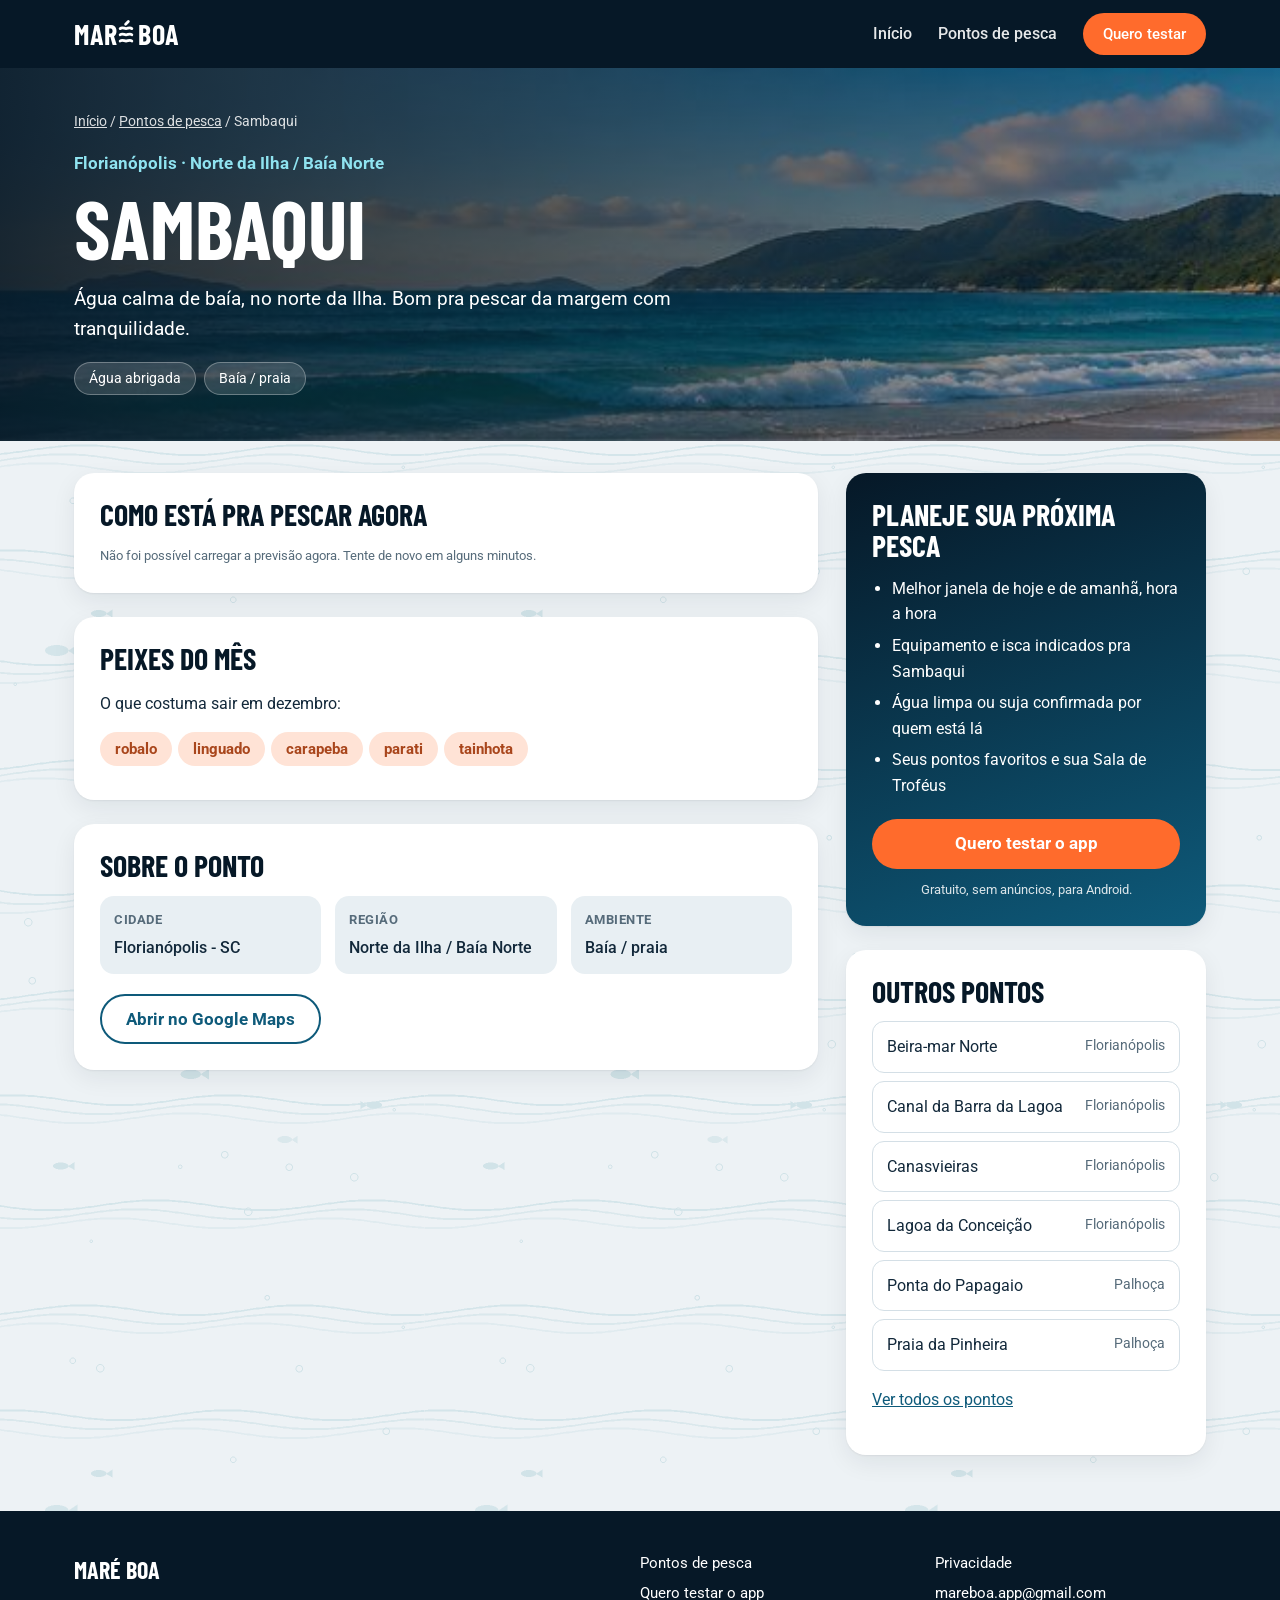
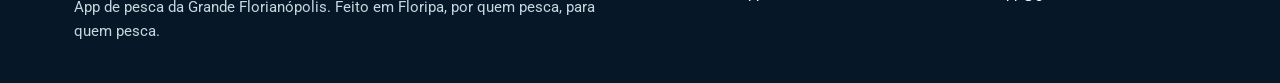
<file: pontos/sambaqui/index.html>
<!doctype html>
<html lang="pt-BR">
<head>
<meta charset="utf-8">
<meta name="viewport" content="width=device-width, initial-scale=1">
<title>Sambaqui (Florianópolis): previsão de pesca, maré e vento hoje | Maré Boa</title>
<meta name="description" content="Como está pra pescar em Sambaqui, Florianópolis: nota do dia, vento, chuva, maré e o que costuma sair em novembro. Atualizado a cada visita.">
<link rel="canonical" href="https://mareboa.app.br/pontos/sambaqui/">
<meta name="theme-color" content="#061827">
<meta property="og:type" content="website">
<meta property="og:title" content="Sambaqui (Florianópolis): previsão de pesca, maré e vento hoje | Maré Boa">
<meta property="og:description" content="Como está pra pescar em Sambaqui, Florianópolis: nota do dia, vento, chuva, maré e o que costuma sair em novembro. Atualizado a cada visita.">
<meta property="og:image" content="https://mareboa.app.br/img/destaque.jpg">
<meta property="og:url" content="https://mareboa.app.br/pontos/sambaqui/">
<link rel="icon" href="/favicon.png" type="image/png">
<link rel="apple-touch-icon" href="/apple-touch-icon.png">
<link rel="preconnect" href="https://fonts.googleapis.com">
<link rel="stylesheet" href="https://fonts.googleapis.com/css2?family=Barlow+Condensed:wght@600;700&family=Roboto:wght@400;500;700&display=swap">
<link rel="stylesheet" href="/pontos/pontos.css?v=4">
<script type="application/ld+json">{"@context": "https://schema.org", "@type": "Place", "name": "Sambaqui", "address": {"@type": "PostalAddress", "addressLocality": "Florianópolis", "addressRegion": "SC", "addressCountry": "BR"}, "geo": {"@type": "GeoCoordinates", "latitude": -27.48924, "longitude": -48.53084}, "url": "https://mareboa.app.br/pontos/sambaqui/"}</script>
</head>
<body>
<header class="bar"><div class="wrap">
  <a class="logo" href="/" aria-label="Maré Boa">MAR<svg class="e-onda" viewBox="0 0 18 22" fill="none" stroke="currentColor" stroke-width="3.6" stroke-linecap="round" aria-hidden="true"><path d="M8.5 -2.5 12 -6"/><path d="M1.5 3c2.6-2.2 5-.1 7.5 0s4.9-2.2 7.5 0M1.5 11c2.6-2.2 5-.1 7.5 0s4.9-2.2 7.5 0M1.5 19c2.6-2.2 5-.1 7.5 0s4.9-2.2 7.5 0"/></svg><span class="logo-boa">BOA</span></a>
  <nav class="menu"><a href="/">Início</a><a href="/pontos/">Pontos de pesca</a><a class="btn btn-accent" href="/#testar">Quero testar</a></nav>
</div></header>
<section class="hero"><div class="wrap">
  <nav class="crumbs"><a href="/">Início</a> / <a href="/pontos/">Pontos de pesca</a> / Sambaqui</nav>
  <div class="where">Florianópolis · Norte da Ilha / Baía Norte</div>
  <h1>Sambaqui</h1>
  <p>Água calma de baía, no norte da Ilha. Bom pra pescar da margem com tranquilidade.</p>
  <div class="pills"><span class="pill">Água abrigada</span><span class="pill">Baía / praia</span></div>
</div></section>

<div class="wrap page">
  <main class="main">
    <section class="card o1">
      <h2>Como está pra pescar agora</h2>
      <div id="condicao"><p class="loading">Carregando a previsão de Sambaqui...</p></div>
    </section>

    <section class="card o3">
      <h2>Peixes do mês</h2>
      <div id="peixes"><p>O que costuma sair em novembro:</p><span class="chip">robalo</span><span class="chip">linguado</span><span class="chip">carapeba</span><span class="chip">parati</span><span class="chip">tainhota</span></div>
    </section>

    <section class="card o4">
      <h2>Sobre o ponto</h2>
      <dl class="facts">
        <div><dt>Cidade</dt><dd>Florianópolis - SC</dd></div>
        <div><dt>Região</dt><dd>Norte da Ilha / Baía Norte</dd></div>
        <div><dt>Ambiente</dt><dd>Baía / praia</dd></div>
      </dl>
      <a class="btn btn-line" href="https://www.google.com/maps/search/?api=1&amp;query=Sambaqui+Florianópolis+SC" target="_blank" rel="noopener">Abrir no Google Maps</a>
    </section>
  </main>

  <aside class="side">
    <section class="card cta o2">
    <h2>Planeje sua próxima pesca</h2>
    <ul>
      <li>Melhor janela de hoje e de amanhã, hora a hora</li>
      <li>Equipamento e isca indicados pra Sambaqui</li>
      <li>Água limpa ou suja confirmada por quem está lá</li>
      <li>Seus pontos favoritos e sua Sala de Troféus</li>
    </ul>
    <a class="btn btn-accent" href="/#testar">Quero testar o app</a>
    <small>Gratuito, sem anúncios, para Android.</small>
  </section>
    <section class="card o5">
      <h2>Outros pontos</h2>
      <ul class="others">
      <li><a href="/pontos/beira-mar-norte/">Beira-mar Norte <span>Florianópolis</span></a></li>
      <li><a href="/pontos/canal-da-barra-da-lagoa/">Canal da Barra da Lagoa <span>Florianópolis</span></a></li>
      <li><a href="/pontos/canasvieiras/">Canasvieiras <span>Florianópolis</span></a></li>
      <li><a href="/pontos/lagoa-da-conceicao/">Lagoa da Conceição <span>Florianópolis</span></a></li>
      <li><a href="/pontos/ponta-do-papagaio/">Ponta do Papagaio <span>Palhoça</span></a></li>
      <li><a href="/pontos/praia-da-pinheira/">Praia da Pinheira <span>Palhoça</span></a></li>
      </ul>
      <p><a href="/pontos/">Ver todos os pontos</a></p>
    </section>
  </aside>
</div>
<script src="/pontos/condicoes.js?v=3"></script>
<script>
  MareBoa.mostrar(document.getElementById("condicao"), -27.48924, -48.53084, "lagoa_canal");
  MareBoa.peixesDoMes(document.getElementById("peixes"), {"1": "robalo; linguado; carapeba; parati; tainhota", "2": "robalo; linguado; carapeba; parati; tainhota", "3": "robalo; linguado; carapeba; parati", "4": "robalo; parati; carapicu; linguado", "5": "tainha; tainhota; parati; carapicu; robalo", "6": "tainha; tainhota; parati; carapicu; robalo", "7": "tainha; tainhota; parati; carapicu", "8": "tainhota; parati; carapicu; robalo", "9": "robalo; linguado; parati; carapeba", "10": "robalo; linguado; carapeba; parati", "11": "robalo; linguado; carapeba; parati; tainhota", "12": "robalo; linguado; carapeba; parati; tainhota"});
</script>
<footer><div class="wrap">
  <div><strong>MARÉ BOA</strong><p>App de pesca da Grande Florianópolis. Feito em Floripa, por quem pesca, para quem pesca.</p></div>
  <div><a href="/pontos/">Pontos de pesca</a><a href="/#testar">Quero testar o app</a></div>
  <div><a href="/privacidade/">Privacidade</a><a href="mailto:mareboa.app@gmail.com">mareboa.app@gmail.com</a></div>
</div></footer>
</body>
</html>
</file>
<file: pontos/pontos.css>
/* Páginas dos pontos: cores e fontes do app, layout de site (largo no computador) */
:root {
  --primary: #0E5A7A; --primary-dark: #061827; --secondary: #10A9C2; --accent: #FF6B2C;
  --bg: #EDF2F5; --surface: #FFFFFF; --surface-soft: #E8EFF3; --text: #12283A; --soft: #566B7A; --border: #D4DFE6;
  --ok: #1E9E5A; --warn: #E0A100; --bad: #C8352B;
  --title: "Barlow Condensed", "Arial Narrow", sans-serif;
  --body: Roboto, "Segoe UI", system-ui, sans-serif;
  --wide: 1180px;
}
* { box-sizing: border-box; min-width: 0; }
body { margin: 0; color: var(--text); font-family: var(--body); font-size: 16px; line-height: 1.6; overflow-x: clip;
  background: var(--bg) url(/img/fundo_mar.png) center top / 430px auto repeat; } /* fundo com ondinhas, igual ao app */
@media (max-width: 430px) { body { background-size: 100% auto; background-repeat: repeat-y; } }
a { color: var(--primary); }
.wrap { max-width: var(--wide); margin: 0 auto; padding: 0 24px; }
h1, h2, h3 { font-family: var(--title); font-weight: 700; line-height: 1.05; margin: 0; }
h2 { font-size: 30px; text-transform: uppercase; color: var(--primary-dark); margin-bottom: 14px; }
h3 { font-size: 28px; }

/* topo */
.bar { background: var(--primary-dark); color: #fff; position: sticky; top: 0; z-index: 10; }
.bar .wrap { display: flex; align-items: center; justify-content: space-between; height: 68px; gap: 16px; }
.logo { font-family: var(--title); font-weight: 700; font-size: 28px; color: #fff; text-decoration: none; letter-spacing: .02em; }
.logo { white-space: nowrap; }
.e-onda { display: inline-block; width: .5em; height: .7em; vertical-align: baseline; overflow: visible; margin: 0 .02em 0 .03em; }
.logo-boa { margin-left: .18em; }
.menu { display: flex; align-items: center; gap: 26px; }
.menu a { color: #fff; text-decoration: none; font-weight: 500; opacity: .9; }
.menu a:hover { opacity: 1; text-decoration: underline; }
.menu .btn { opacity: 1; min-height: 42px; padding: 0 20px; font-size: 15px; }
.menu .btn:hover { text-decoration: none; }

/* faixa de destaque, largura total */
.hero { color: #fff; background: linear-gradient(90deg, rgba(6,24,39,.92), rgba(6,24,39,.55) 55%, rgba(6,24,39,.25)), url(/img/hero.jpg) center / cover; }
.hero .wrap { padding-top: 42px; padding-bottom: 46px; }
.crumbs { font-size: 14px; opacity: .85; margin-bottom: 18px; }
.crumbs a { color: #fff; }
.where { font-weight: 700; font-size: 17px; color: #8FE3F0; margin-bottom: 6px; }
.hero h1 { font-size: clamp(44px, 7vw, 82px); text-transform: uppercase; max-width: 16ch; }
.hero p { font-size: 19px; max-width: 40rem; margin: 14px 0 0; }
.pills { display: flex; flex-wrap: wrap; gap: 8px; margin-top: 18px; }
.pill { background: rgba(255,255,255,.14); border: 1px solid rgba(255,255,255,.3); border-radius: 999px; padding: 4px 14px; font-size: 14px; }

/* corpo em duas colunas no computador */
.page { display: grid; grid-template-columns: minmax(0, 1fr) 360px; gap: 28px; padding-top: 32px; padding-bottom: 56px; align-items: start; }
.main, .side { display: grid; gap: 24px; }
.side { position: sticky; top: 92px; }
@media (max-width: 960px) {
  .page { display: flex; flex-direction: column; gap: 20px; }
  .main, .side { display: contents; }
  .o1 { order: 1; } .o2 { order: 2; } .o3 { order: 3; } .o4 { order: 4; } .o5 { order: 5; }
}
.card { background: var(--surface); border: 0; border-radius: 20px; padding: 26px; box-shadow: 0 1px 2px rgba(6,24,39,.06), 0 8px 24px rgba(6,24,39,.07); }
@media (max-width: 600px) {
  .wrap { padding-left: 16px; padding-right: 16px; } .card { padding: 20px; } .menu a:not(.btn) { display: none; }
  .hero .wrap { padding-top: 26px; padding-bottom: 30px; } .hero p { font-size: 17px; }
}

/* condição ao vivo */
.loading { color: var(--soft); }
.live-top { display: grid; grid-template-columns: auto minmax(0, 1fr); gap: 22px; align-items: center; }
.score { width: 108px; height: 108px; border-radius: 22px; color: #fff; display: flex; flex-direction: column; align-items: center; justify-content: center; }
.score b { font-family: var(--title); font-size: 54px; line-height: 1; }
.score small { font-size: 14px; opacity: .9; }
.tag { display: inline-block; border-radius: 999px; padding: 2px 12px; font-weight: 700; font-size: 14px; color: #fff; margin-bottom: 6px; }
.lv-bom { background: var(--ok); } .lv-razoavel { background: var(--warn); } .lv-ruim { background: #8A99A6; } .lv-evite { background: var(--bad); }
.live-grid { display: grid; grid-template-columns: minmax(0, 1fr) minmax(0, 1fr); gap: 22px; margin-top: 22px; }
@media (max-width: 700px) { .live-grid { grid-template-columns: minmax(0, 1fr); } .score { width: 88px; height: 88px; } .score b { font-size: 42px; } }
.reasons { list-style: none; padding: 0; margin: 0; display: grid; gap: 8px; }
.reasons li { padding-left: 22px; position: relative; }
.reasons li::before { content: ""; position: absolute; left: 3px; top: 8px; width: 11px; height: 11px; border-radius: 50%; background: var(--soft); }
.reasons .r-ok::before { background: var(--ok); } .reasons .r-warn::before { background: var(--warn); } .reasons .r-bad::before { background: var(--bad); }
.label { font-size: 13px; font-weight: 700; color: var(--soft); text-transform: uppercase; letter-spacing: .04em; margin: 0 0 8px; }
.strip { display: grid; grid-template-columns: repeat(6, minmax(0, 1fr)); gap: 6px; text-align: center; }
.strip span { display: block; font-size: 14px; color: var(--soft); }
.strip b { display: inline-flex; width: 42px; height: 42px; border-radius: 50%; align-items: center; justify-content: center; color: #fff; font-size: 15px; }
.water { margin-top: 22px; padding: 14px 16px; border-radius: 14px; background: var(--surface-soft); display: grid; gap: 2px; }
.water span { color: var(--soft); font-size: 15px; }
.w-limpa strong { color: var(--ok); } .w-turva strong { color: #B07F00; } .w-suja strong { color: var(--bad); }
.src { color: var(--soft); font-size: 13px; margin: 16px 0 0; }

/* conteúdo */
.chip { display: inline-block; background: #FFE3D6; color: #A9461C; font-weight: 700; border-radius: 999px; padding: 5px 15px; margin: 0 6px 8px 0; font-size: 15px; }
.facts { display: grid; grid-template-columns: repeat(3, minmax(0, 1fr)); gap: 14px; margin: 0 0 20px; }
.facts div { background: var(--surface-soft); border-radius: 14px; padding: 14px; }
.facts dt { font-size: 13px; font-weight: 700; color: var(--soft); text-transform: uppercase; letter-spacing: .04em; }
.facts dd { margin: 4px 0 0; font-weight: 500; }
@media (max-width: 700px) { .facts { grid-template-columns: minmax(0, 1fr); } }
.btn { display: inline-flex; align-items: center; justify-content: center; min-height: 50px; padding: 0 24px; border-radius: 999px; font-weight: 700; font-size: 17px; text-decoration: none; }
.btn-accent { background: var(--accent); color: #fff; }
.btn-line { border: 2px solid var(--primary); color: var(--primary); }

/* chamada pro app (coluna da direita) */
.cta { background: linear-gradient(160deg, var(--primary-dark), var(--primary)); color: #fff; border: 0; }
.cta h2 { color: #fff; }
.cta ul { margin: 0 0 20px; padding-left: 20px; display: grid; gap: 6px; }
.cta .btn { width: 100%; }
.cta small { display: block; margin-top: 10px; opacity: .85; text-align: center; }

.others { display: grid; gap: 8px; list-style: none; padding: 0; margin: 0; }
.others a { display: flex; justify-content: space-between; gap: 10px; text-decoration: none; padding: 12px 14px; border: 1px solid var(--border); border-radius: 12px; color: var(--text); }
.others a:hover { border-color: var(--primary); }
.others a span { color: var(--soft); font-size: 14px; }

/* lista de pontos: grade de cartões */
.cidade { margin-bottom: 34px; }
.cards { display: grid; grid-template-columns: repeat(auto-fill, minmax(260px, 1fr)); gap: 16px; }
.pcard { display: grid; gap: 6px; background: var(--surface); border: 0; border-radius: 20px; padding: 20px; text-decoration: none; color: var(--text); box-shadow: 0 1px 2px rgba(6,24,39,.06), 0 8px 24px rgba(6,24,39,.07); transition: transform .2s, box-shadow .2s; }
.pcard:hover { transform: translateY(-3px); box-shadow: 0 2px 4px rgba(6,24,39,.06), 0 14px 32px rgba(6,24,39,.12); }
@media (prefers-reduced-motion: reduce) { .pcard, .pcard:hover { transition: none; transform: none; } }
.pcard strong { font-family: var(--title); font-size: 26px; line-height: 1.05; color: var(--primary-dark); text-transform: uppercase; }
.pcard span { color: var(--soft); font-size: 15px; }
.pcard em { font-style: normal; color: var(--primary); font-weight: 700; font-size: 15px; margin-top: 6px; }
.band { background: linear-gradient(90deg, var(--primary-dark), var(--primary)); color: #fff; }
.band .wrap { display: flex; flex-wrap: wrap; align-items: center; justify-content: space-between; gap: 18px; padding-top: 34px; padding-bottom: 34px; }
.band h2 { color: #fff; margin: 0; }
.band p { margin: 6px 0 0; opacity: .9; }

/* rodapé */
footer { background: var(--primary-dark); color: #C9D6DF; font-size: 15px; }
footer .wrap { display: grid; grid-template-columns: 2fr 1fr 1fr; gap: 24px; padding-top: 40px; padding-bottom: 40px; }
footer strong { color: #fff; font-family: var(--title); font-size: 24px; display: block; margin-bottom: 6px; }
footer a { color: #fff; display: block; text-decoration: none; margin-bottom: 6px; }
footer p { margin: 0; }
@media (max-width: 700px) { footer .wrap { grid-template-columns: minmax(0, 1fr); } }
@media (max-width: 600px) {
  .cards { grid-template-columns: repeat(2, minmax(0, 1fr)); gap: 10px; }
  .pcard { padding: 14px; gap: 4px; }
  .pcard strong { font-size: 20px; }
  .pcard span { font-size: 13px; }
  .pcard em { font-size: 13px; }
}
</file>
